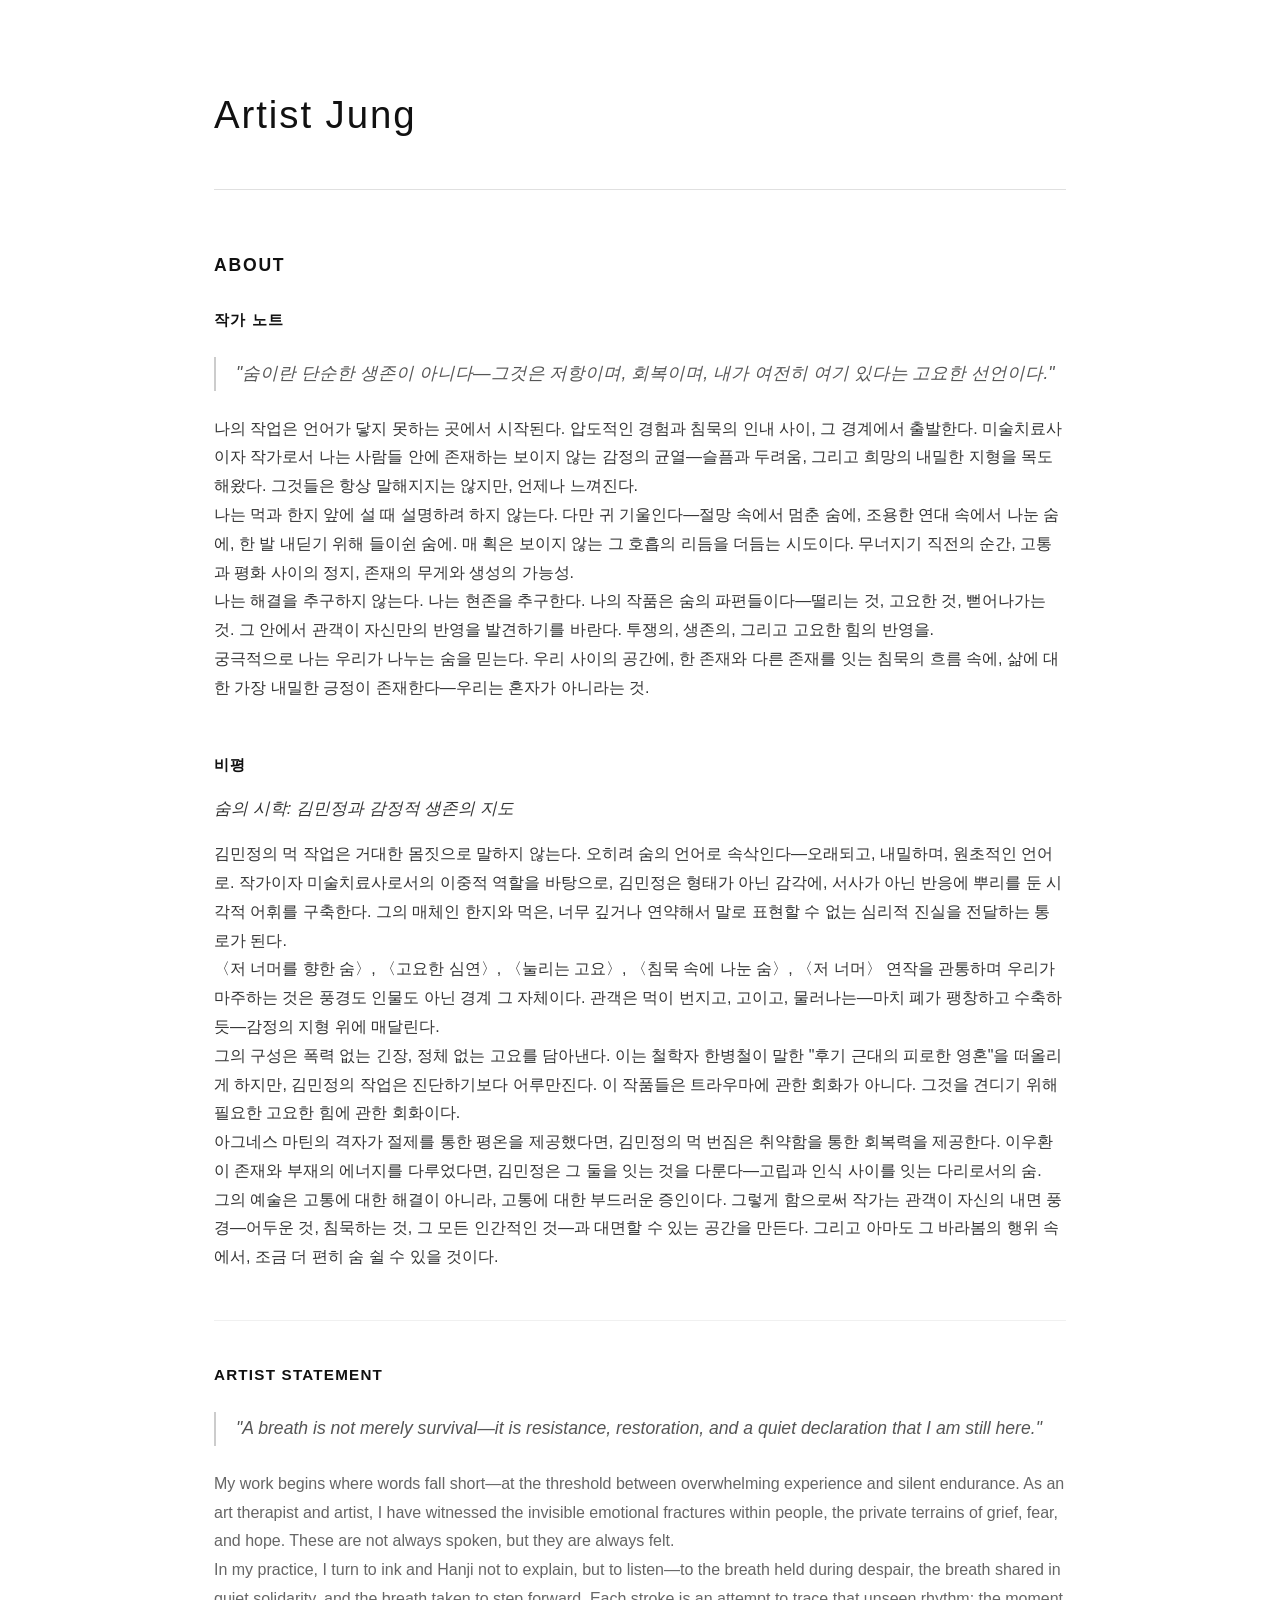
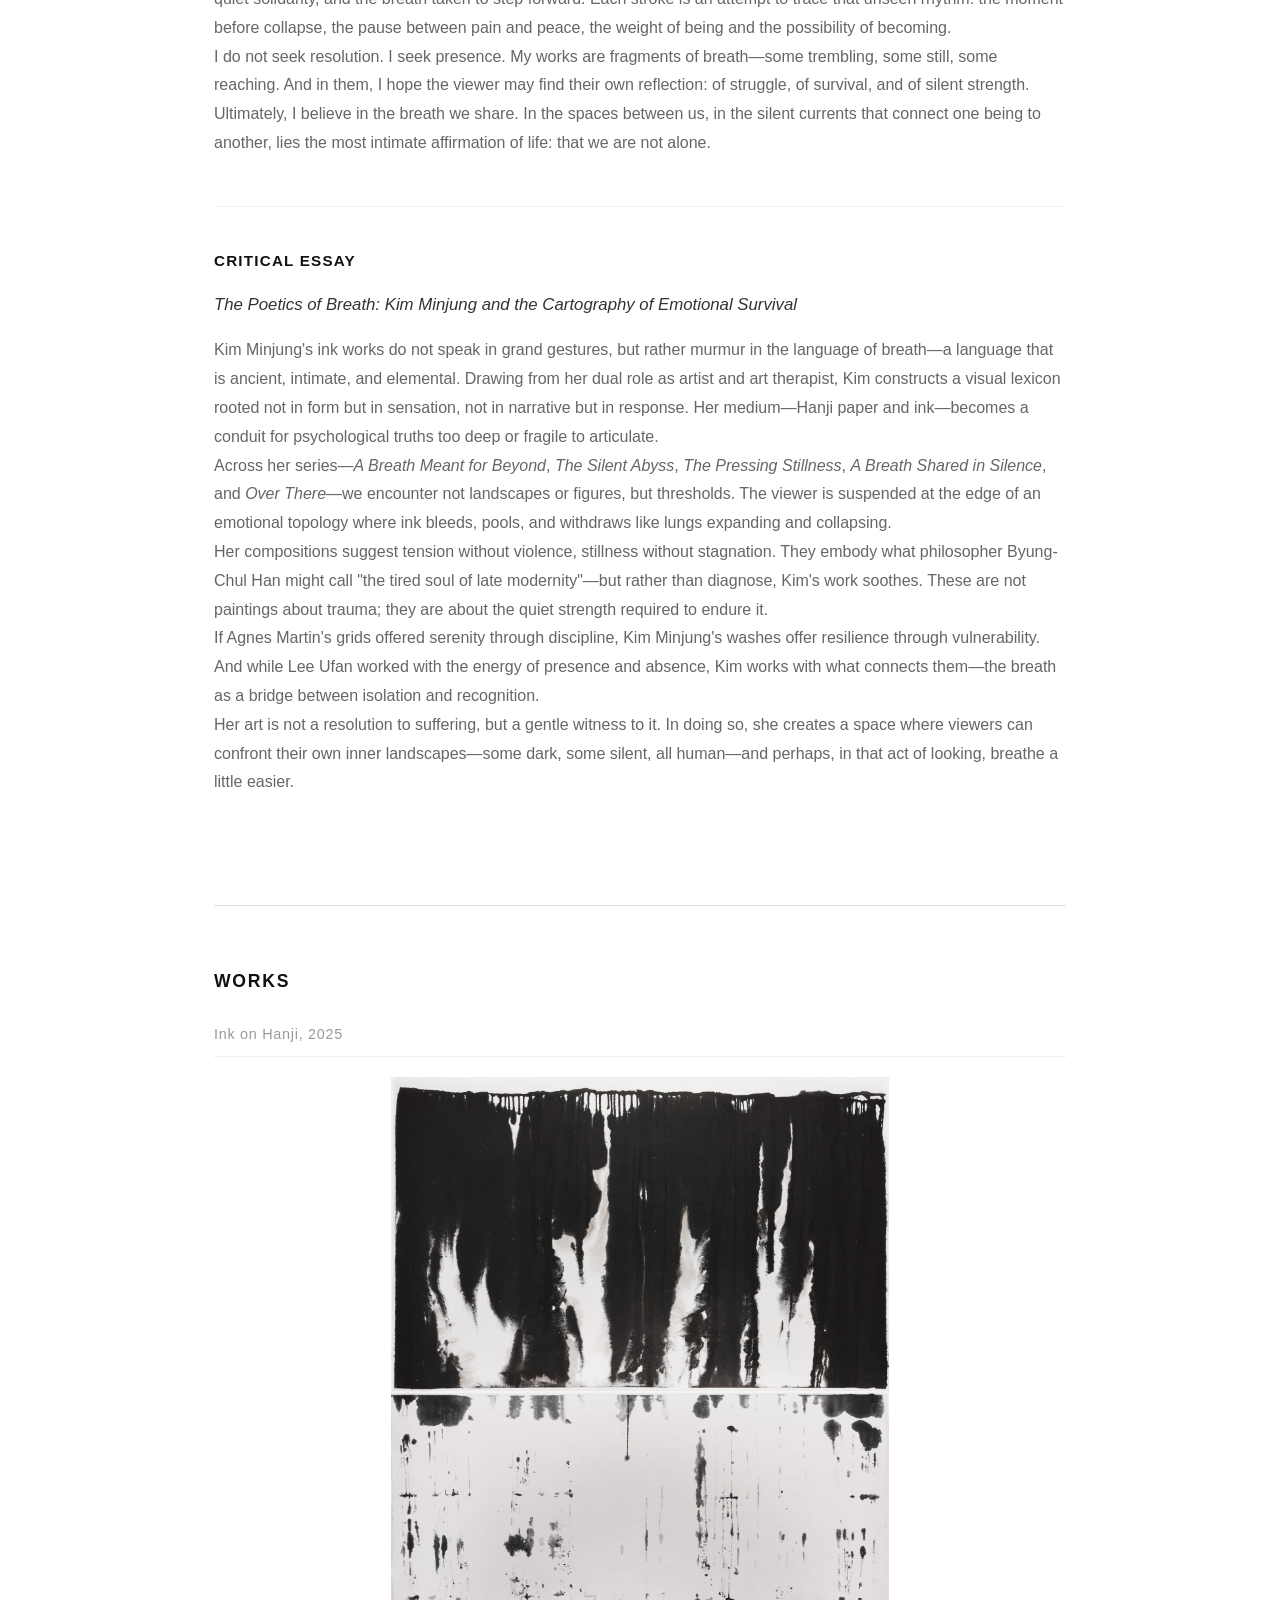
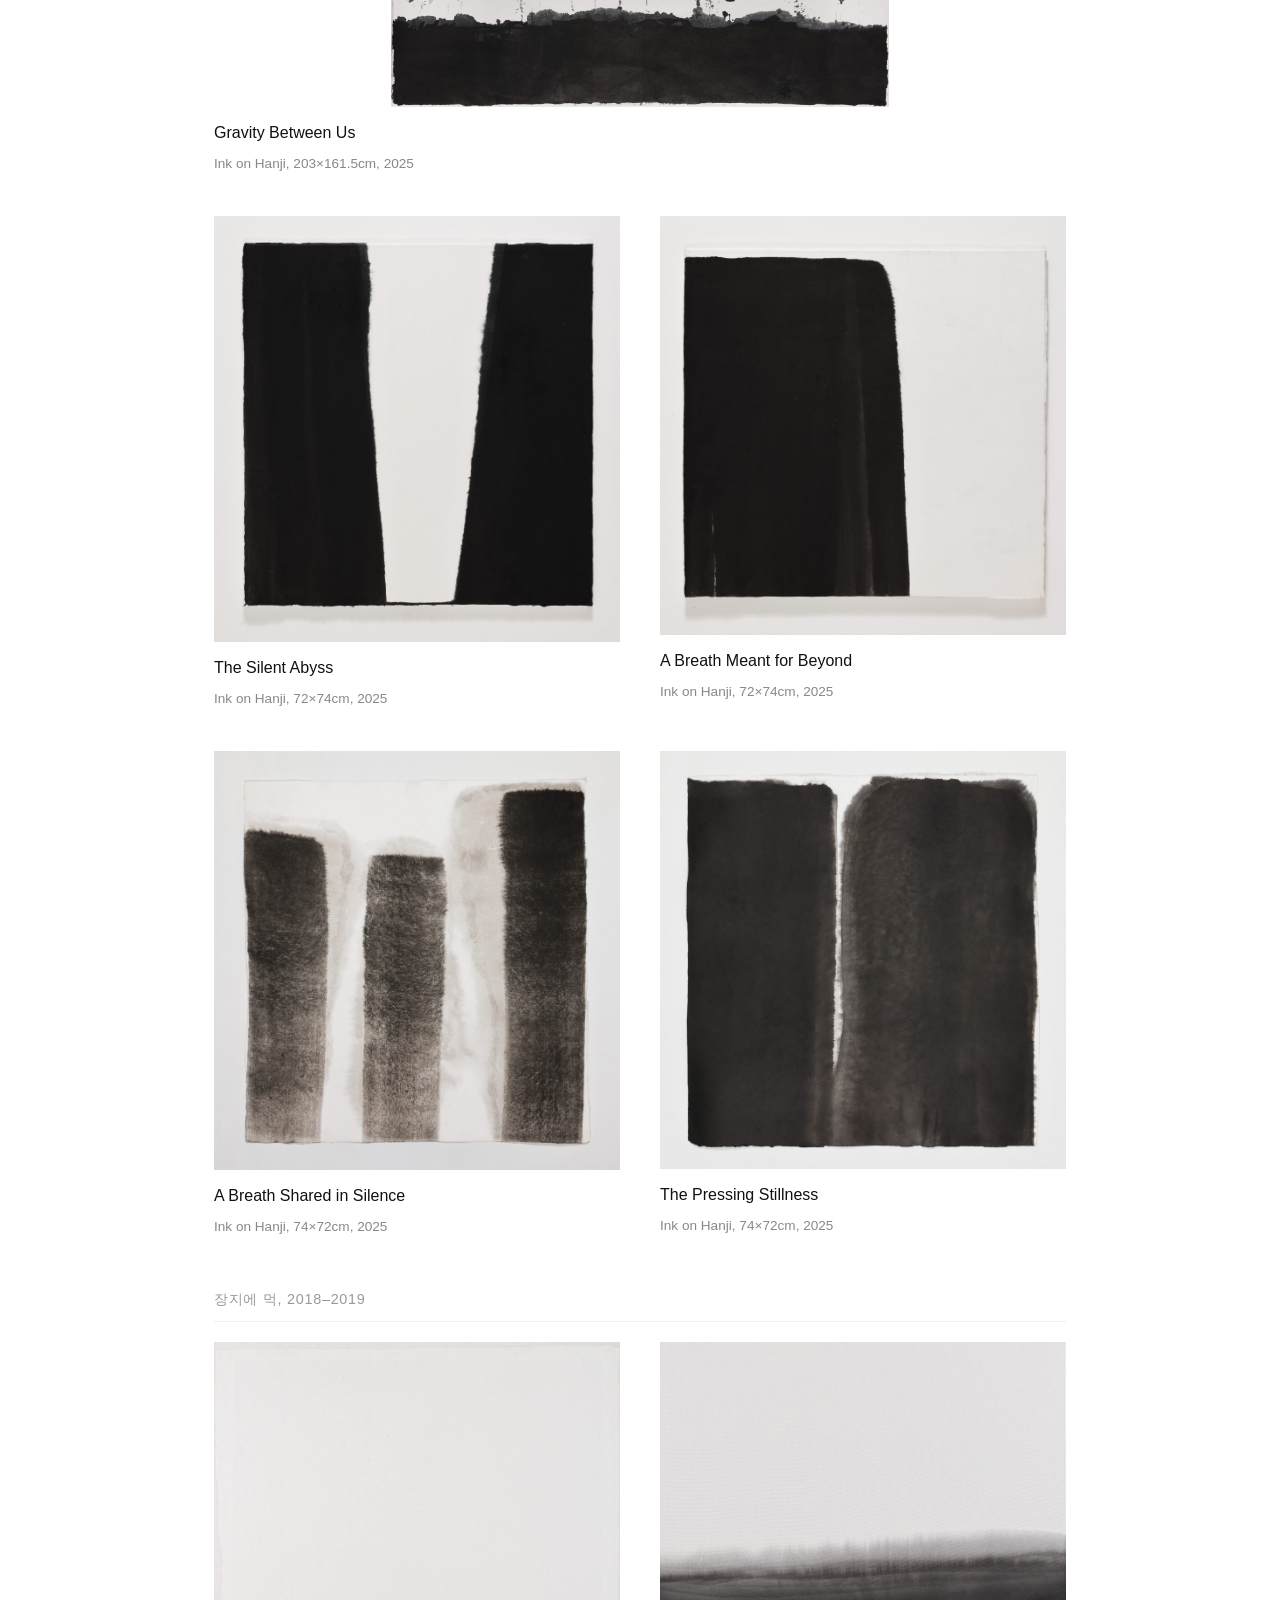
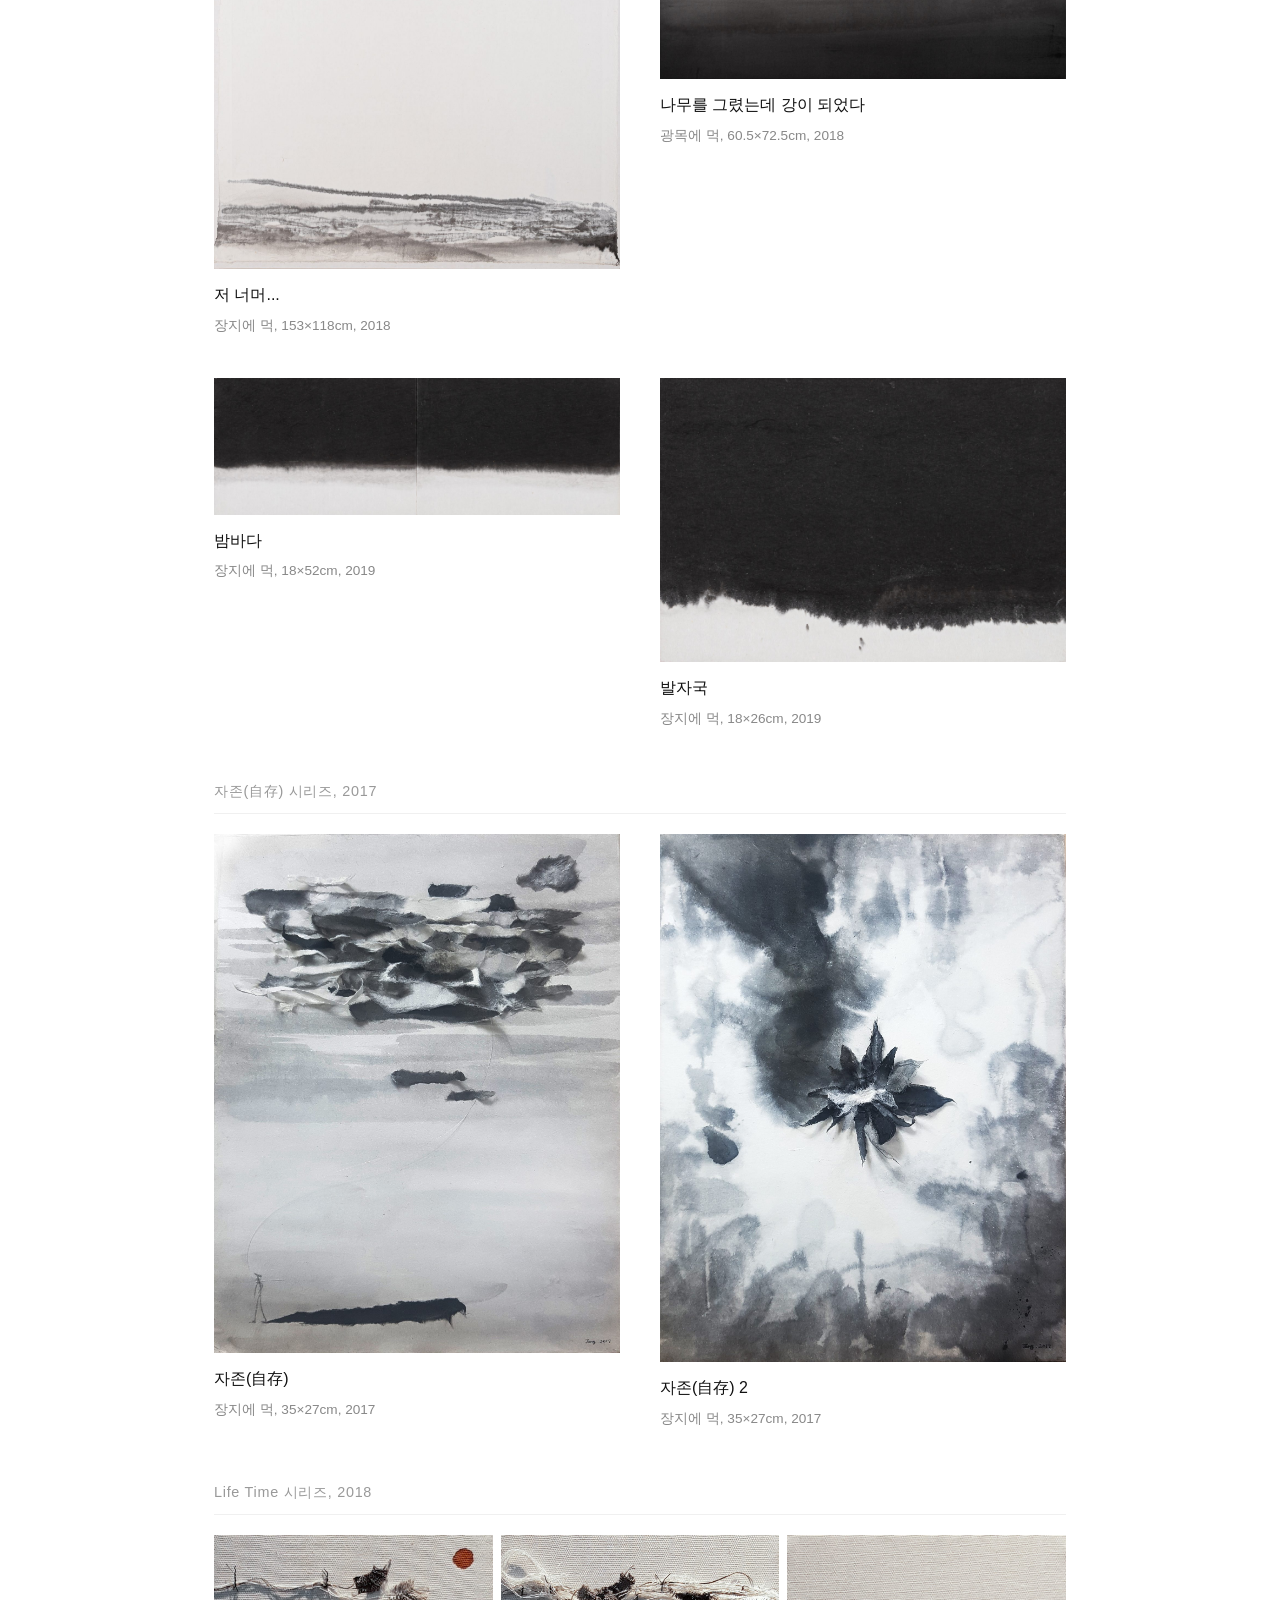
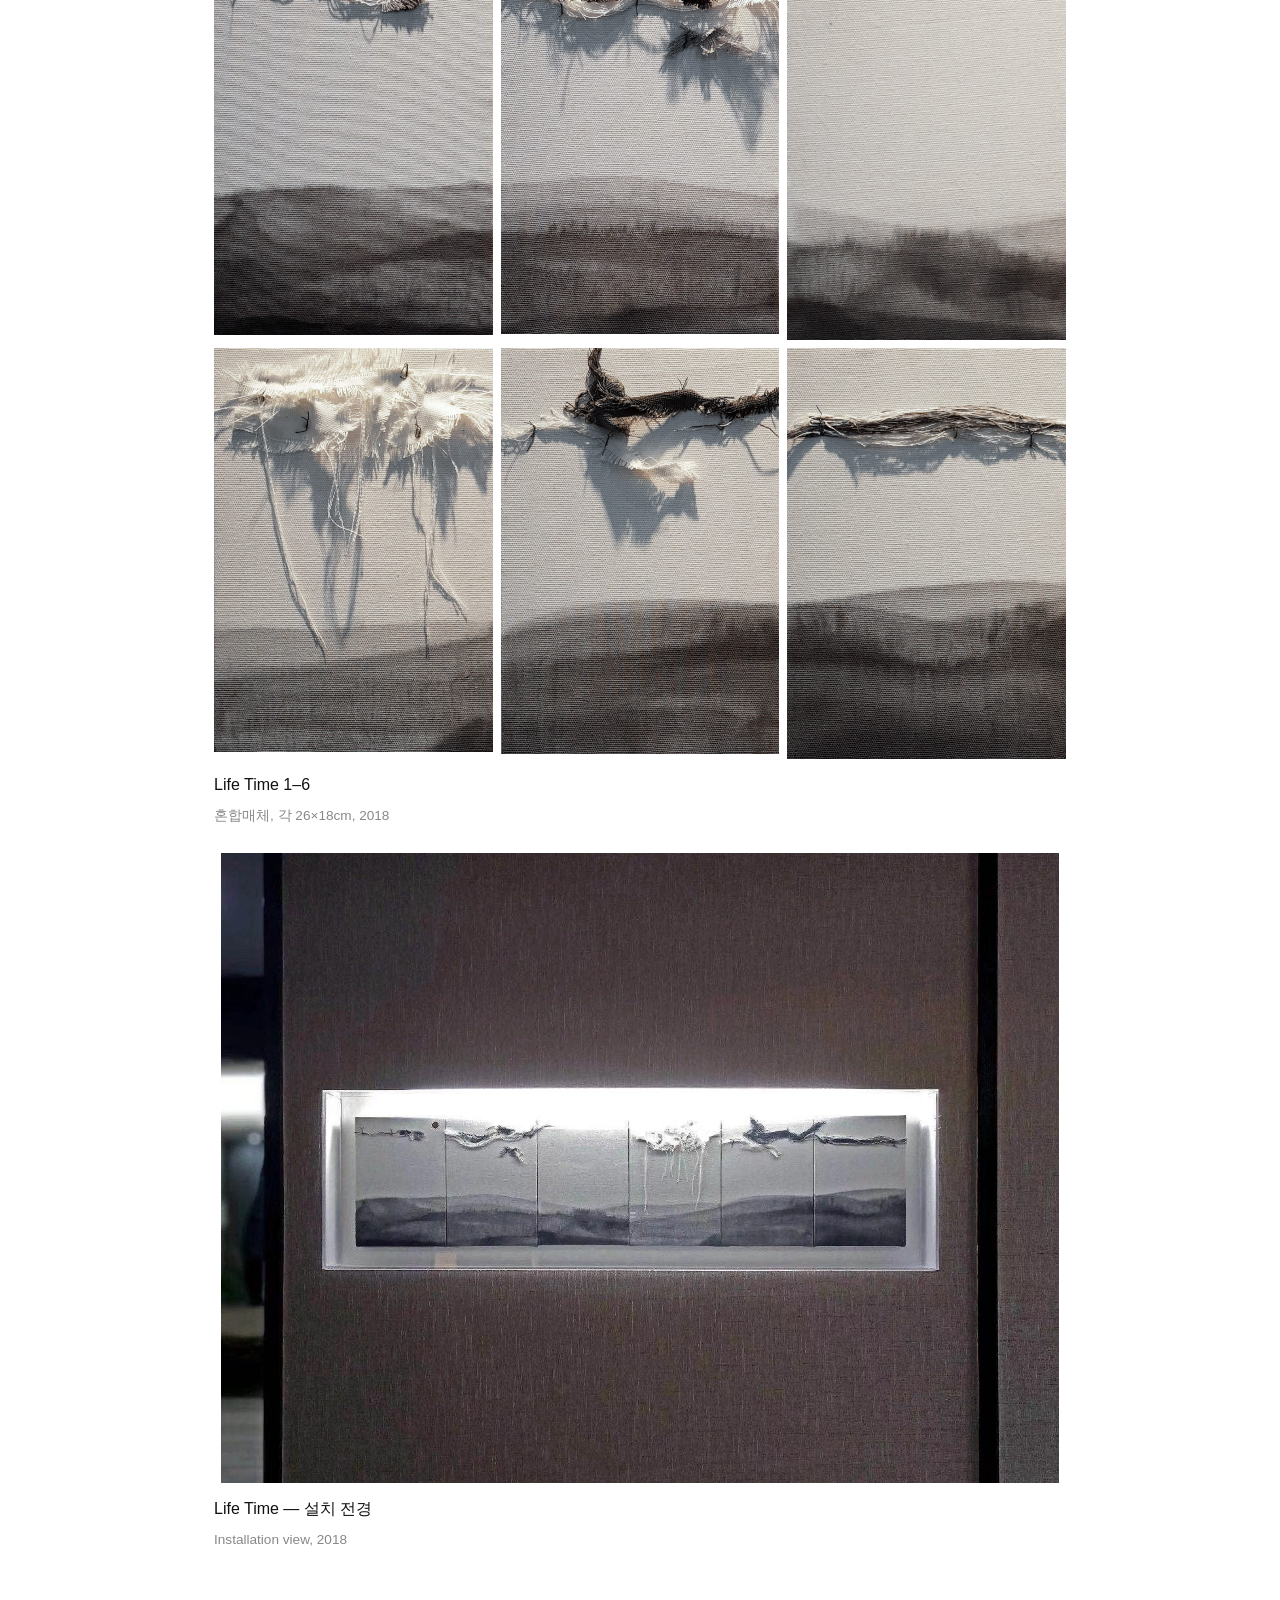
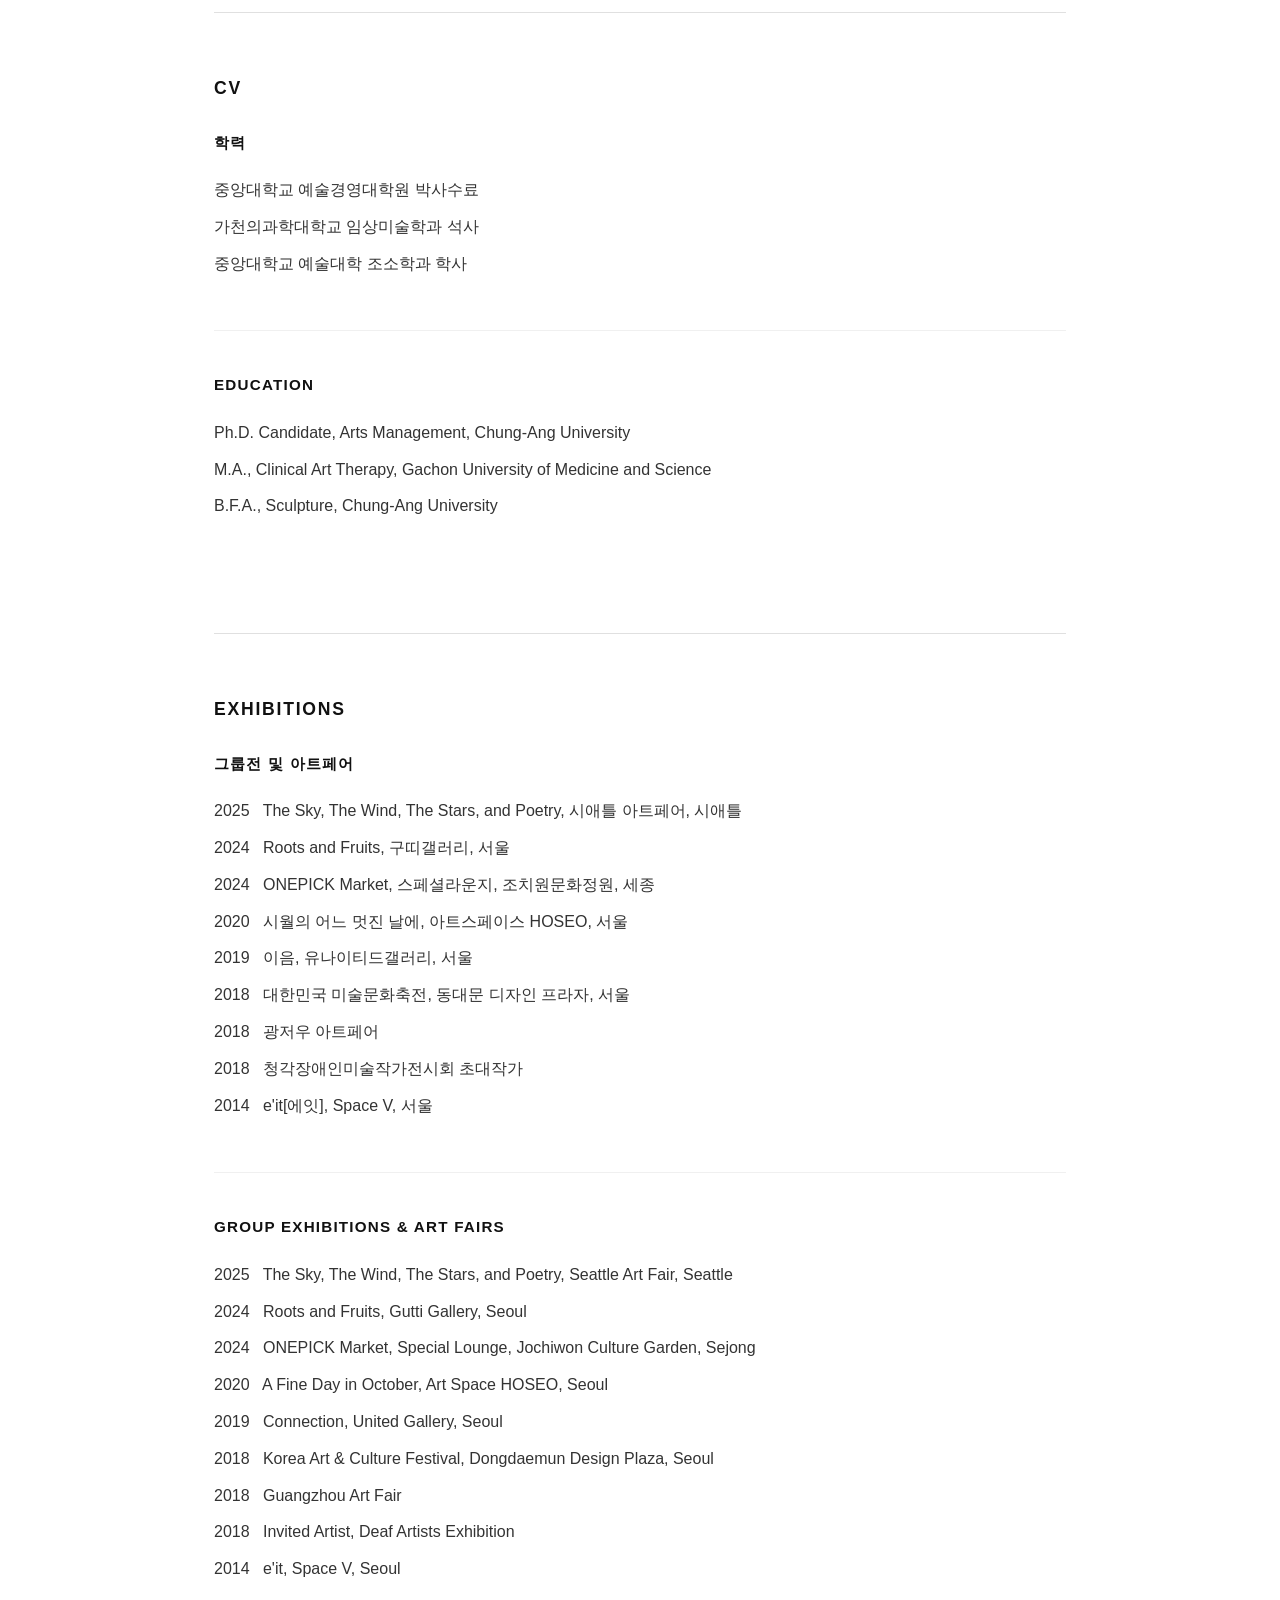
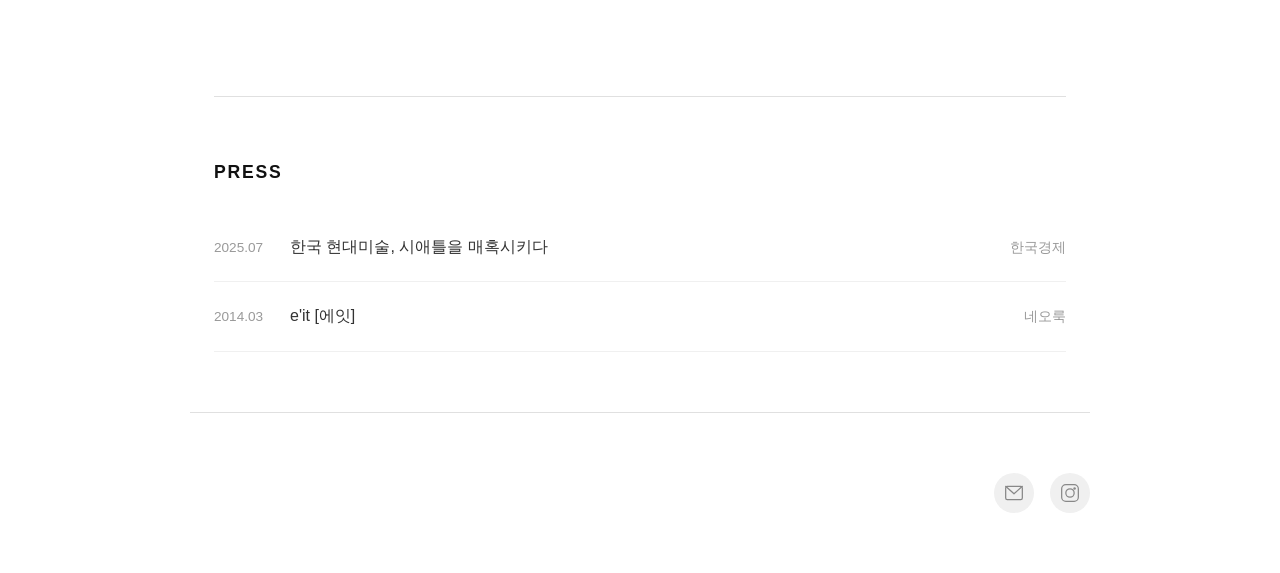
<file: index.html>
<!DOCTYPE html>
<html lang="ko">
<head>
    <meta charset="UTF-8">
    <meta name="viewport" content="width=device-width, initial-scale=1.0">
    <title>Artist Jung Portfolio</title>
    <link rel="stylesheet" href="style.css">
</head>
<body>
    <!-- 헤더: 작가 이름 -->
    <header>
        <h1>Artist Jung</h1>
    </header>

    <!-- 메인 콘텐츠 -->
    <main>
        <!-- About 섹션 -->
        <section id="about">
            <h2>About</h2>

            <div class="about-block">
                <h3 class="about-subtitle">작가 노트</h3>
                <blockquote class="artist-quote">
                    "숨이란 단순한 생존이 아니다—그것은 저항이며, 회복이며, 내가 여전히 여기 있다는 고요한 선언이다."
                </blockquote>
                <p>나의 작업은 언어가 닿지 못하는 곳에서 시작된다. 압도적인 경험과 침묵의 인내 사이, 그 경계에서 출발한다. 미술치료사이자 작가로서 나는 사람들 안에 존재하는 보이지 않는 감정의 균열—슬픔과 두려움, 그리고 희망의 내밀한 지형을 목도해왔다. 그것들은 항상 말해지지는 않지만, 언제나 느껴진다.</p>
                <p>나는 먹과 한지 앞에 설 때 설명하려 하지 않는다. 다만 귀 기울인다—절망 속에서 멈춘 숨에, 조용한 연대 속에서 나눈 숨에, 한 발 내딛기 위해 들이쉰 숨에. 매 획은 보이지 않는 그 호흡의 리듬을 더듬는 시도이다. 무너지기 직전의 순간, 고통과 평화 사이의 정지, 존재의 무게와 생성의 가능성.</p>
                <p>나는 해결을 추구하지 않는다. 나는 현존을 추구한다. 나의 작품은 숨의 파편들이다—떨리는 것, 고요한 것, 뻗어나가는 것. 그 안에서 관객이 자신만의 반영을 발견하기를 바란다. 투쟁의, 생존의, 그리고 고요한 힘의 반영을.</p>
                <p>궁극적으로 나는 우리가 나누는 숨을 믿는다. 우리 사이의 공간에, 한 존재와 다른 존재를 잇는 침묵의 흐름 속에, 삶에 대한 가장 내밀한 긍정이 존재한다—우리는 혼자가 아니라는 것.</p>
            </div>

            <div class="about-block">
                <h3 class="about-subtitle">비평</h3>
                <h4 class="essay-title">숨의 시학: 김민정과 감정적 생존의 지도</h4>
                <p>김민정의 먹 작업은 거대한 몸짓으로 말하지 않는다. 오히려 숨의 언어로 속삭인다—오래되고, 내밀하며, 원초적인 언어로. 작가이자 미술치료사로서의 이중적 역할을 바탕으로, 김민정은 형태가 아닌 감각에, 서사가 아닌 반응에 뿌리를 둔 시각적 어휘를 구축한다. 그의 매체인 한지와 먹은, 너무 깊거나 연약해서 말로 표현할 수 없는 심리적 진실을 전달하는 통로가 된다.</p>
                <p>〈저 너머를 향한 숨〉, 〈고요한 심연〉, 〈눌리는 고요〉, 〈침묵 속에 나눈 숨〉, 〈저 너머〉 연작을 관통하며 우리가 마주하는 것은 풍경도 인물도 아닌 경계 그 자체이다. 관객은 먹이 번지고, 고이고, 물러나는—마치 폐가 팽창하고 수축하듯—감정의 지형 위에 매달린다.</p>
                <p>그의 구성은 폭력 없는 긴장, 정체 없는 고요를 담아낸다. 이는 철학자 한병철이 말한 "후기 근대의 피로한 영혼"을 떠올리게 하지만, 김민정의 작업은 진단하기보다 어루만진다. 이 작품들은 트라우마에 관한 회화가 아니다. 그것을 견디기 위해 필요한 고요한 힘에 관한 회화이다.</p>
                <p>아그네스 마틴의 격자가 절제를 통한 평온을 제공했다면, 김민정의 먹 번짐은 취약함을 통한 회복력을 제공한다. 이우환이 존재와 부재의 에너지를 다루었다면, 김민정은 그 둘을 잇는 것을 다룬다—고립과 인식 사이를 잇는 다리로서의 숨.</p>
                <p>그의 예술은 고통에 대한 해결이 아니라, 고통에 대한 부드러운 증인이다. 그렇게 함으로써 작가는 관객이 자신의 내면 풍경—어두운 것, 침묵하는 것, 그 모든 인간적인 것—과 대면할 수 있는 공간을 만든다. 그리고 아마도 그 바라봄의 행위 속에서, 조금 더 편히 숨 쉴 수 있을 것이다.</p>
            </div>

            <div class="about-block about-english">
                <h3 class="about-subtitle">Artist Statement</h3>
                <blockquote class="artist-quote">
                    "A breath is not merely survival—it is resistance, restoration, and a quiet declaration that I am still here."
                </blockquote>
                <p>My work begins where words fall short—at the threshold between overwhelming experience and silent endurance. As an art therapist and artist, I have witnessed the invisible emotional fractures within people, the private terrains of grief, fear, and hope. These are not always spoken, but they are always felt.</p>
                <p>In my practice, I turn to ink and Hanji not to explain, but to listen—to the breath held during despair, the breath shared in quiet solidarity, and the breath taken to step forward. Each stroke is an attempt to trace that unseen rhythm: the moment before collapse, the pause between pain and peace, the weight of being and the possibility of becoming.</p>
                <p>I do not seek resolution. I seek presence. My works are fragments of breath—some trembling, some still, some reaching. And in them, I hope the viewer may find their own reflection: of struggle, of survival, and of silent strength.</p>
                <p>Ultimately, I believe in the breath we share. In the spaces between us, in the silent currents that connect one being to another, lies the most intimate affirmation of life: that we are not alone.</p>
            </div>

            <div class="about-block about-english">
                <h3 class="about-subtitle">Critical Essay</h3>
                <h4 class="essay-title">The Poetics of Breath: Kim Minjung and the Cartography of Emotional Survival</h4>
                <p>Kim Minjung's ink works do not speak in grand gestures, but rather murmur in the language of breath—a language that is ancient, intimate, and elemental. Drawing from her dual role as artist and art therapist, Kim constructs a visual lexicon rooted not in form but in sensation, not in narrative but in response. Her medium—Hanji paper and ink—becomes a conduit for psychological truths too deep or fragile to articulate.</p>
                <p>Across her series—<em>A Breath Meant for Beyond</em>, <em>The Silent Abyss</em>, <em>The Pressing Stillness</em>, <em>A Breath Shared in Silence</em>, and <em>Over There</em>—we encounter not landscapes or figures, but thresholds. The viewer is suspended at the edge of an emotional topology where ink bleeds, pools, and withdraws like lungs expanding and collapsing.</p>
                <p>Her compositions suggest tension without violence, stillness without stagnation. They embody what philosopher Byung-Chul Han might call "the tired soul of late modernity"—but rather than diagnose, Kim's work soothes. These are not paintings about trauma; they are about the quiet strength required to endure it.</p>
                <p>If Agnes Martin's grids offered serenity through discipline, Kim Minjung's washes offer resilience through vulnerability. And while Lee Ufan worked with the energy of presence and absence, Kim works with what connects them—the breath as a bridge between isolation and recognition.</p>
                <p>Her art is not a resolution to suffering, but a gentle witness to it. In doing so, she creates a space where viewers can confront their own inner landscapes—some dark, some silent, all human—and perhaps, in that act of looking, breathe a little easier.</p>
            </div>
        </section>

        <!-- Works 섹션 -->
        <section id="works">
            <h2>Works</h2>
            <!-- 수직의 면과 틈 — Ink on Hanji, 2025 -->
            <h3 class="works-group-title">Ink on Hanji, 2025</h3>
            <div class="works-grid">
                <div class="work-item featured">
                    <img src="images_web/gravity-between-us.jpg" alt="Gravity Between Us">
                    <div class="work-info">
                        <h3>Gravity Between Us</h3>
                        <p>Ink on Hanji, 203×161.5cm, 2025</p>
                    </div>
                </div>
                <div class="work-item">
                    <img src="images_web/silent-abyss.jpg" alt="The Silent Abyss">
                    <div class="work-info">
                        <h3>The Silent Abyss</h3>
                        <p>Ink on Hanji, 72×74cm, 2025</p>
                    </div>
                </div>
                <div class="work-item">
                    <img src="images_web/breath-meant-for-beyond.jpg" alt="A Breath Meant for Beyond">
                    <div class="work-info">
                        <h3>A Breath Meant for Beyond</h3>
                        <p>Ink on Hanji, 72×74cm, 2025</p>
                    </div>
                </div>
                <div class="work-item">
                    <img src="images_web/breath-shared-in-silence.jpg" alt="A Breath Shared in Silence">
                    <div class="work-info">
                        <h3>A Breath Shared in Silence</h3>
                        <p>Ink on Hanji, 74×72cm, 2025</p>
                    </div>
                </div>
                <div class="work-item">
                    <img src="images_web/pressing-stillness.jpg" alt="The Pressing Stillness">
                    <div class="work-info">
                        <h3>The Pressing Stillness</h3>
                        <p>Ink on Hanji, 74×72cm, 2025</p>
                    </div>
                </div>
            </div>

            <!-- 풍경과 수평선 — 장지/광목에 먹, 2018-2019 -->
            <h3 class="works-group-title">장지에 먹, 2018–2019</h3>
            <div class="works-grid">
                <div class="work-item">
                    <img src="images_web/beyond-there.jpg" alt="저 너머...">
                    <div class="work-info">
                        <h3>저 너머...</h3>
                        <p>장지에 먹, 153×118cm, 2018</p>
                    </div>
                </div>
                <div class="work-item">
                    <img src="images_web/tree-became-river.jpg" alt="나무를 그렸는데 강이 되었다">
                    <div class="work-info">
                        <h3>나무를 그렸는데 강이 되었다</h3>
                        <p>광목에 먹, 60.5×72.5cm, 2018</p>
                    </div>
                </div>
                <div class="work-item">
                    <img src="images_web/night-sea.jpg" alt="밤바다">
                    <div class="work-info">
                        <h3>밤바다</h3>
                        <p>장지에 먹, 18×52cm, 2019</p>
                    </div>
                </div>
                <div class="work-item">
                    <img src="images_web/footprints.jpg" alt="발자국">
                    <div class="work-info">
                        <h3>발자국</h3>
                        <p>장지에 먹, 18×26cm, 2019</p>
                    </div>
                </div>
            </div>

            <!-- 자존(自存) 시리즈 — 장지에 먹, 2017 -->
            <h3 class="works-group-title">자존(自存) 시리즈, 2017</h3>
            <div class="works-grid">
                <div class="work-item">
                    <img src="images_web/jajon-1.jpg" alt="자존(自存)">
                    <div class="work-info">
                        <h3>자존(自存)</h3>
                        <p>장지에 먹, 35×27cm, 2017</p>
                    </div>
                </div>
                <div class="work-item">
                    <img src="images_web/jajon-2.jpg" alt="자존(自存) 2">
                    <div class="work-info">
                        <h3>자존(自存) 2</h3>
                        <p>장지에 먹, 35×27cm, 2017</p>
                    </div>
                </div>
            </div>

            <!-- Life Time 시리즈 — 혼합매체, 2018 -->
            <h3 class="works-group-title">Life Time 시리즈, 2018</h3>
            <div class="works-grid works-grid-6">
                <div class="work-item">
                    <img src="images_web/lifetime-1.jpg" alt="Life Time 1">
                </div>
                <div class="work-item">
                    <img src="images_web/lifetime-2.jpg" alt="Life Time 2">
                </div>
                <div class="work-item">
                    <img src="images_web/lifetime-3.jpg" alt="Life Time 3">
                </div>
                <div class="work-item">
                    <img src="images_web/lifetime-4.jpg" alt="Life Time 4">
                </div>
                <div class="work-item">
                    <img src="images_web/lifetime-5.jpg" alt="Life Time 5">
                </div>
                <div class="work-item">
                    <img src="images_web/lifetime-6.jpg" alt="Life Time 6">
                </div>
            </div>
            <div class="work-info" style="margin-top: 12px;">
                <h3>Life Time 1–6</h3>
                <p>혼합매체, 각 26×18cm, 2018</p>
            </div>
            <div class="work-item featured" style="margin-top: 24px;">
                <img src="images_web/installation.jpg" alt="Life Time 설치 전경">
                <div class="work-info">
                    <h3>Life Time — 설치 전경</h3>
                    <p>Installation view, 2018</p>
                </div>
            </div>
        </section>

        <!-- CV 섹션 -->
        <section id="cv">
            <h2>CV</h2>

            <div class="about-block">
                <h3 class="about-subtitle">학력</h3>
                <ul>
                    <li>중앙대학교 예술경영대학원 박사수료</li>
                    <li>가천의과학대학교 임상미술학과 석사</li>
                    <li>중앙대학교 예술대학 조소학과 학사</li>
                </ul>
            </div>

            <div class="about-block about-english">
                <h3 class="about-subtitle">Education</h3>
                <ul>
                    <li>Ph.D. Candidate, Arts Management, Chung-Ang University</li>
                    <li>M.A., Clinical Art Therapy, Gachon University of Medicine and Science</li>
                    <li>B.F.A., Sculpture, Chung-Ang University</li>
                </ul>
            </div>
        </section>

        <!-- Exhibitions 섹션 -->
        <section id="exhibitions">
            <h2>Exhibitions</h2>

            <div class="about-block">
                <h3 class="about-subtitle">그룹전 및 아트페어</h3>
                <ul>
                    <li>2025 &nbsp; The Sky, The Wind, The Stars, and Poetry, 시애틀 아트페어, 시애틀</li>
                    <li>2024 &nbsp; Roots and Fruits, 구띠갤러리, 서울</li>
                    <li>2024 &nbsp; ONEPICK Market, 스페셜라운지, 조치원문화정원, 세종</li>
                    <li>2020 &nbsp; 시월의 어느 멋진 날에, 아트스페이스 HOSEO, 서울</li>
                    <li>2019 &nbsp; 이음, 유나이티드갤러리, 서울</li>
                    <li>2018 &nbsp; 대한민국 미술문화축전, 동대문 디자인 프라자, 서울</li>
                    <li>2018 &nbsp; 광저우 아트페어</li>
                    <li>2018 &nbsp; 청각장애인미술작가전시회 초대작가</li>
                    <li>2014 &nbsp; e'it[에잇], Space V, 서울</li>
                </ul>
            </div>

            <div class="about-block about-english">
                <h3 class="about-subtitle">Group Exhibitions &amp; Art Fairs</h3>
                <ul>
                    <li>2025 &nbsp; The Sky, The Wind, The Stars, and Poetry, Seattle Art Fair, Seattle</li>
                    <li>2024 &nbsp; Roots and Fruits, Gutti Gallery, Seoul</li>
                    <li>2024 &nbsp; ONEPICK Market, Special Lounge, Jochiwon Culture Garden, Sejong</li>
                    <li>2020 &nbsp; A Fine Day in October, Art Space HOSEO, Seoul</li>
                    <li>2019 &nbsp; Connection, United Gallery, Seoul</li>
                    <li>2018 &nbsp; Korea Art &amp; Culture Festival, Dongdaemun Design Plaza, Seoul</li>
                    <li>2018 &nbsp; Guangzhou Art Fair</li>
                    <li>2018 &nbsp; Invited Artist, Deaf Artists Exhibition</li>
                    <li>2014 &nbsp; e'it, Space V, Seoul</li>
                </ul>
            </div>
        </section>

        <!-- Press 섹션 -->
        <section id="press">
            <h2>Press</h2>
            <ul class="press-list">
                <li>
                    <a href="https://www.hankyung.com/article/202507224794O" target="_blank">
                        <span class="press-date">2025.07</span>
                        <span class="press-title">한국 현대미술, 시애틀을 매혹시키다</span>
                        <span class="press-source">한국경제</span>
                    </a>
                </li>
                <li>
                    <a href="https://neolook.com/archives/20140316f" target="_blank">
                        <span class="press-date">2014.03</span>
                        <span class="press-title">e'it [에잇]</span>
                        <span class="press-source">네오룩</span>
                    </a>
                </li>
            </ul>
        </section>
    </main>

    <!-- 푸터: 연락처 -->
    <footer>
        <div class="footer-icons">
            <a href="mailto:jung@specialarts.co.kr" title="Email">
                <svg xmlns="http://www.w3.org/2000/svg" width="20" height="20" viewBox="0 0 24 24" fill="none" stroke="currentColor" stroke-width="1.5" stroke-linecap="round" stroke-linejoin="round"><rect x="2" y="4" width="20" height="16" rx="2"/><path d="M22 4L12 13 2 4"/></svg>
            </a>
            <a href="https://www.instagram.com/artist.jung/" target="_blank" title="Instagram">
                <svg xmlns="http://www.w3.org/2000/svg" width="20" height="20" viewBox="0 0 24 24" fill="none" stroke="currentColor" stroke-width="1.5" stroke-linecap="round" stroke-linejoin="round"><rect x="2" y="2" width="20" height="20" rx="5"/><circle cx="12" cy="12" r="5"/><circle cx="17.5" cy="6.5" r="1.5" fill="currentColor" stroke="none"/></svg>
            </a>
        </div>
    </footer>

    <script src="script.js"></script>
</body>
</html>
</file>
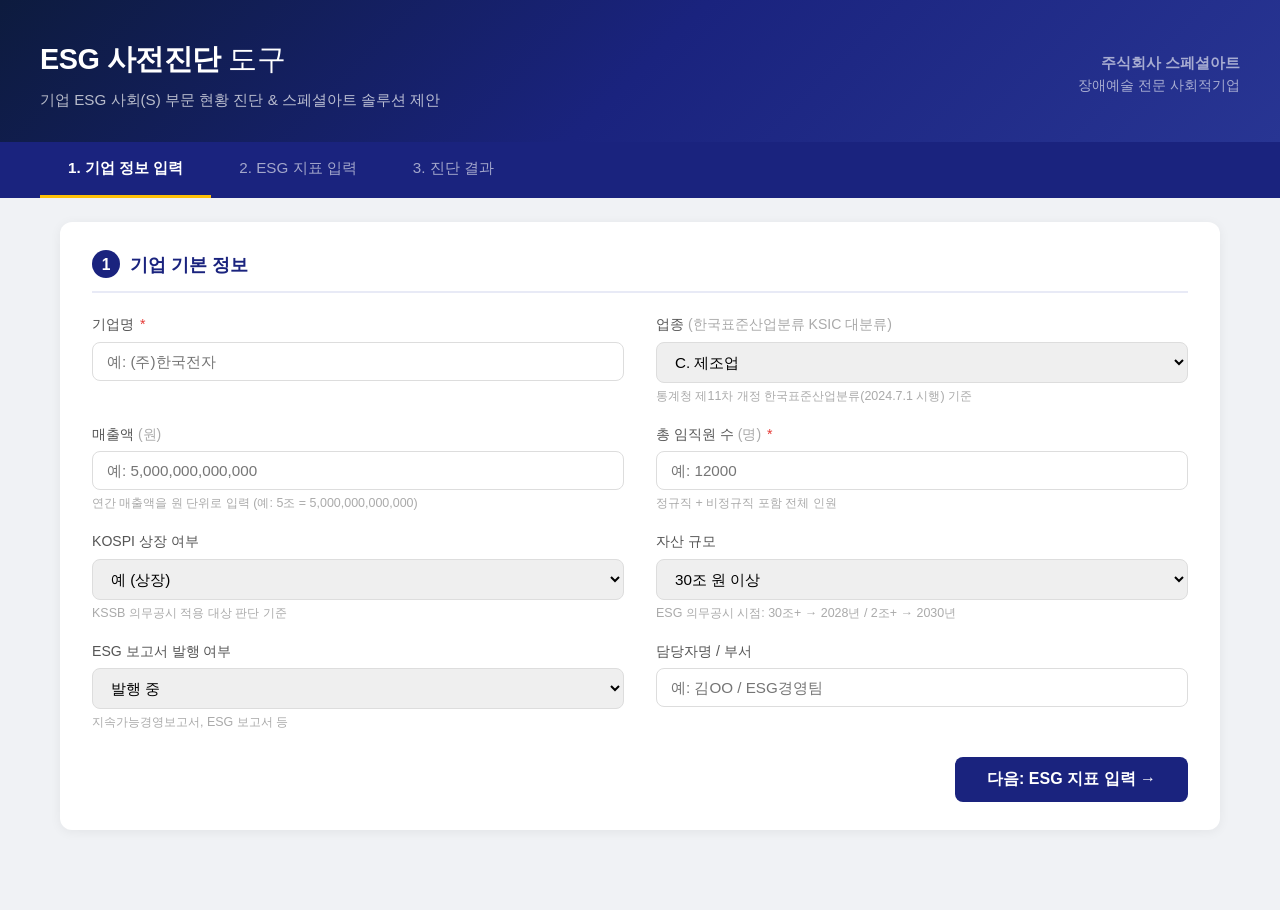
<file: esg/index.html>
<!DOCTYPE html>
<html lang="ko">
<head>
    <meta charset="UTF-8">
    <meta name="viewport" content="width=device-width, initial-scale=1.0">
    <title>ESG 사전진단 — 스페셜아트</title>
    <style>
        * { margin:0; padding:0; box-sizing:border-box; }
        body {
            font-family: 'Segoe UI', 'Malgun Gothic', sans-serif;
            background: #f0f2f5;
            color: #333;
            line-height: 1.6;
        }

        /* Header */
        .header {
            background: linear-gradient(135deg, #0d1b3e 0%, #1a237e 50%, #283593 100%);
            color: white;
            padding: 36px 40px 30px;
            position: relative;
        }
        .header-top { display:flex; justify-content:space-between; align-items:center; }
        .header h1 { font-size:1.8em; font-weight:300; letter-spacing:-0.5px; }
        .header h1 strong { font-weight:700; }
        .header-sub { margin-top:6px; opacity:0.7; font-size:0.95em; }
        .header-logo { font-size:0.85em; opacity:0.6; text-align:right; }
        .header-logo strong { opacity:1; font-size:1.1em; }

        /* Tabs */
        .tabs {
            display:flex;
            background: #1a237e;
            padding: 0 40px;
        }
        .tab {
            padding: 14px 28px;
            color: rgba(255,255,255,0.6);
            cursor: pointer;
            font-size: 0.95em;
            border-bottom: 3px solid transparent;
            transition: all 0.2s;
        }
        .tab:hover { color: rgba(255,255,255,0.9); }
        .tab.active { color: white; border-bottom-color: #ffc107; font-weight:600; }

        /* Container */
        .container { max-width:1200px; margin:0 auto; padding:24px 20px 60px; }

        /* Step panels */
        .step-panel { display:none; }
        .step-panel.active { display:block; }

        /* Cards */
        .card {
            background: white;
            border-radius: 12px;
            padding: 28px 32px;
            margin-bottom: 20px;
            box-shadow: 0 2px 12px rgba(0,0,0,0.06);
        }
        .card-title {
            font-size: 1.15em;
            font-weight: 700;
            color: #1a237e;
            margin-bottom: 20px;
            padding-bottom: 12px;
            border-bottom: 2px solid #e8eaf6;
            display: flex;
            align-items: center;
            gap: 10px;
        }
        .card-title .num {
            background: #1a237e;
            color: white;
            width: 28px; height: 28px;
            border-radius: 50%;
            display: flex; align-items:center; justify-content:center;
            font-size: 0.85em;
        }

        /* Form */
        .form-grid {
            display: grid;
            grid-template-columns: repeat(2, 1fr);
            gap: 16px 32px;
        }
        .form-group { display:flex; flex-direction:column; }
        .form-group.full { grid-column: 1 / -1; }
        .form-group label {
            font-size: 0.88em;
            color: #555;
            margin-bottom: 6px;
            font-weight: 500;
        }
        .form-group label .unit { color:#aaa; font-weight:400; }
        .form-group label .required { color:#e53935; margin-left:2px; }
        .form-group input, .form-group select {
            padding: 10px 14px;
            border: 1.5px solid #ddd;
            border-radius: 8px;
            font-size: 0.95em;
            transition: border-color 0.2s;
            font-family: inherit;
        }
        .form-group input:focus, .form-group select:focus {
            outline: none;
            border-color: #3949ab;
            box-shadow: 0 0 0 3px rgba(57,73,171,0.1);
        }
        .form-group .hint {
            font-size: 0.78em;
            color: #aaa;
            margin-top: 4px;
        }

        /* Buttons */
        .btn-row { display:flex; gap:12px; justify-content:flex-end; margin-top:24px; }
        .btn {
            padding: 12px 32px;
            border: none;
            border-radius: 8px;
            font-size: 1em;
            font-weight: 600;
            cursor: pointer;
            transition: all 0.2s;
            font-family: inherit;
        }
        .btn-primary {
            background: #1a237e;
            color: white;
        }
        .btn-primary:hover { background: #283593; }
        .btn-secondary {
            background: #e8eaf6;
            color: #3949ab;
        }
        .btn-secondary:hover { background: #c5cae9; }
        .btn-danger {
            background: #ffebee;
            color: #c62828;
        }
        .btn-danger:hover { background: #ffcdd2; }

        /* ========== 진단 결과 ========== */

        /* Summary strip */
        .result-summary {
            display: grid;
            grid-template-columns: repeat(4, 1fr);
            gap: 16px;
            margin-bottom: 24px;
        }
        .summary-box {
            background: white;
            border-radius: 12px;
            padding: 20px;
            text-align: center;
            box-shadow: 0 2px 12px rgba(0,0,0,0.06);
            position: relative;
            overflow: hidden;
        }
        .summary-box::before {
            content:'';
            position:absolute;
            top:0; left:0; right:0;
            height: 4px;
        }
        .summary-box.danger::before { background: #e53935; }
        .summary-box.warn::before { background: #ffc107; }
        .summary-box.good::before { background: #4CAF50; }
        .summary-box.info::before { background: #1a237e; }
        .summary-box .s-label { font-size:0.82em; color:#888; margin-bottom:6px; }
        .summary-box .s-value { font-size:2.2em; font-weight:700; }
        .summary-box .s-sub { font-size:0.8em; color:#aaa; margin-top:4px; }

        /* Indicator rows */
        .indicator-table { width:100%; border-collapse:collapse; }
        .indicator-table th {
            text-align:left;
            padding: 10px 14px;
            background: #f5f7fa;
            font-size: 0.82em;
            color: #666;
            border-bottom: 1px solid #e0e0e0;
        }
        .indicator-table td {
            padding: 14px;
            border-bottom: 1px solid #f0f0f0;
            font-size: 0.92em;
            vertical-align: middle;
        }
        .indicator-table tr:hover td { background: #fafbfc; }
        .indicator-table .code {
            font-family: monospace;
            font-weight: 700;
            color: #3949ab;
            white-space: nowrap;
        }

        /* Status badges */
        .status {
            display: inline-flex;
            align-items: center;
            gap: 6px;
            padding: 4px 14px;
            border-radius: 20px;
            font-size: 0.85em;
            font-weight: 600;
        }
        .status.pass { background:#e8f5e9; color:#2e7d32; }
        .status.fail { background:#ffebee; color:#c62828; }
        .status.warn { background:#fff8e1; color:#f57f17; }
        .status.na   { background:#f5f5f5; color:#999; }
        .status-dot {
            width:8px; height:8px;
            border-radius:50%;
            display:inline-block;
        }
        .status.pass .status-dot { background:#4CAF50; }
        .status.fail .status-dot { background:#e53935; }
        .status.warn .status-dot { background:#ffc107; }
        .status.na .status-dot   { background:#ccc; }

        /* Gap bar */
        .gap-bar-container { display:flex; align-items:center; gap:10px; min-width:180px; }
        .gap-bar-bg {
            flex:1;
            background: #eee;
            border-radius: 6px;
            height: 12px;
            position: relative;
            overflow: hidden;
        }
        .gap-bar-fill {
            height:100%;
            border-radius:6px;
            transition: width 0.4s;
        }
        .gap-bar-target {
            position:absolute;
            top:-2px; bottom:-2px;
            width:2px;
            background:#333;
            z-index:1;
        }
        .gap-bar-label { font-size:0.82em; font-weight:600; white-space:nowrap; min-width:45px; text-align:right; }

        /* SA solution column */
        .sa-solution {
            background: #e8eaf6;
            border-radius: 8px;
            padding: 8px 12px;
            font-size: 0.84em;
            color: #283593;
            line-height: 1.5;
        }
        .sa-solution strong { display:block; margin-bottom:2px; }

        /* Projection card */
        .projection {
            background: linear-gradient(135deg, #e8eaf6, #c5cae9);
            border-radius: 12px;
            padding: 28px 32px;
            margin-top: 24px;
        }
        .projection h3 { color:#1a237e; margin-bottom:16px; font-size:1.15em; }
        .proj-grid { display:grid; grid-template-columns:repeat(3,1fr); gap:20px; }
        .proj-item { text-align:center; }
        .proj-item .before { font-size:1.5em; color:#888; text-decoration:line-through; }
        .proj-item .arrow { font-size:1.2em; color:#1a237e; margin:4px 0; }
        .proj-item .after { font-size:2em; font-weight:700; color:#2e7d32; }
        .proj-item .p-label { font-size:0.85em; color:#555; margin-top:4px; }

        /* Print */
        .print-bar {
            display:flex;
            justify-content:space-between;
            align-items:center;
            margin-bottom:20px;
        }
        .print-bar h2 { font-size:1.3em; color:#1a237e; }

        @media print {
            .header, .tabs, .btn-row, .print-bar .btn { display:none; }
            body { background:white; }
            .card, .summary-box { box-shadow:none; border:1px solid #ddd; }
        }
        @media (max-width:768px) {
            .form-grid { grid-template-columns:1fr; }
            .result-summary { grid-template-columns:repeat(2,1fr); }
            .proj-grid { grid-template-columns:1fr; }
            .tabs { padding:0 16px; overflow-x:auto; }
            .tab { padding:12px 16px; white-space:nowrap; font-size:0.88em; }
        }
    </style>
</head>
<body>

<div class="header">
    <div class="header-top">
        <div>
            <h1><strong>ESG 사전진단</strong> 도구</h1>
            <div class="header-sub">기업 ESG 사회(S) 부문 현황 진단 &amp; 스페셜아트 솔루션 제안</div>
        </div>
        <div class="header-logo">
            <strong>주식회사 스페셜아트</strong><br>
            장애예술 전문 사회적기업
        </div>
    </div>
</div>

<div class="tabs">
    <div class="tab active" onclick="showStep(1)">1. 기업 정보 입력</div>
    <div class="tab" onclick="showStep(2)">2. ESG 지표 입력</div>
    <div class="tab" onclick="showStep(3)">3. 진단 결과</div>
</div>

<div class="container">

    <!-- ===================== STEP 1 ===================== -->
    <div class="step-panel active" id="step1">
        <div class="card">
            <div class="card-title"><span class="num">1</span> 기업 기본 정보</div>
            <div class="form-grid">
                <div class="form-group">
                    <label>기업명 <span class="required">*</span></label>
                    <input type="text" id="companyName" placeholder="예: (주)한국전자">
                </div>
                <div class="form-group">
                    <label>업종 <span class="unit">(한국표준산업분류 KSIC 대분류)</span></label>
                    <select id="industry">
                        <option value="A. 농업, 임업 및 어업">A. 농업, 임업 및 어업</option>
                        <option value="B. 광업">B. 광업</option>
                        <option value="C. 제조업" selected>C. 제조업</option>
                        <option value="D. 전기, 가스, 증기 및 공기조절 공급업">D. 전기, 가스, 증기 및 공기조절 공급업</option>
                        <option value="E. 수도, 하수 및 폐기물 처리, 원료 재생업">E. 수도, 하수 및 폐기물 처리, 원료 재생업</option>
                        <option value="F. 건설업">F. 건설업</option>
                        <option value="G. 도매 및 소매업">G. 도매 및 소매업</option>
                        <option value="H. 운수 및 창고업">H. 운수 및 창고업</option>
                        <option value="I. 숙박 및 음식점업">I. 숙박 및 음식점업</option>
                        <option value="J. 정보통신업">J. 정보통신업</option>
                        <option value="K. 금융 및 보험업">K. 금융 및 보험업</option>
                        <option value="L. 부동산업">L. 부동산업</option>
                        <option value="M. 전문, 과학 및 기술 서비스업">M. 전문, 과학 및 기술 서비스업</option>
                        <option value="N. 사업시설관리, 사업지원 및 임대 서비스업">N. 사업시설관리, 사업지원 및 임대 서비스업</option>
                        <option value="O. 공공행정, 국방 및 사회보장 행정">O. 공공행정, 국방 및 사회보장 행정</option>
                        <option value="P. 교육 서비스업">P. 교육 서비스업</option>
                        <option value="Q. 보건업 및 사회복지 서비스업">Q. 보건업 및 사회복지 서비스업</option>
                        <option value="R. 예술, 스포츠 및 여가관련 서비스업">R. 예술, 스포츠 및 여가관련 서비스업</option>
                        <option value="S. 협회 및 단체, 수리 및 기타 개인 서비스업">S. 협회 및 단체, 수리 및 기타 개인 서비스업</option>
                        <option value="T. 가구 내 고용활동">T. 가구 내 고용활동</option>
                        <option value="U. 국제 및 외국기관">U. 국제 및 외국기관</option>
                    </select>
                    <div class="hint">통계청 제11차 개정 한국표준산업분류(2024.7.1 시행) 기준</div>
                </div>
                <div class="form-group">
                    <label>매출액 <span class="unit">(원)</span></label>
                    <input type="text" id="revenue" placeholder="예: 5,000,000,000,000" inputmode="numeric" oninput="formatWon(this)">
                    <div class="hint">연간 매출액을 원 단위로 입력 (예: 5조 = 5,000,000,000,000)</div>
                </div>
                <div class="form-group">
                    <label>총 임직원 수 <span class="unit">(명)</span> <span class="required">*</span></label>
                    <input type="number" id="totalEmployees" placeholder="예: 12000" min="1">
                    <div class="hint">정규직 + 비정규직 포함 전체 인원</div>
                </div>
                <div class="form-group">
                    <label>KOSPI 상장 여부</label>
                    <select id="kospiListed">
                        <option value="yes">예 (상장)</option>
                        <option value="no">아니오 (비상장)</option>
                    </select>
                    <div class="hint">KSSB 의무공시 적용 대상 판단 기준</div>
                </div>
                <div class="form-group">
                    <label>자산 규모</label>
                    <select id="assetScale">
                        <option value="over30t">30조 원 이상</option>
                        <option value="over2t">2조 원 이상</option>
                        <option value="under2t">2조 원 미만</option>
                    </select>
                    <div class="hint">ESG 의무공시 시점: 30조+ → 2028년 / 2조+ → 2030년</div>
                </div>
                <div class="form-group">
                    <label>ESG 보고서 발행 여부</label>
                    <select id="hasESGReport">
                        <option value="yes">발행 중</option>
                        <option value="plan">준비 중</option>
                        <option value="no">미발행</option>
                    </select>
                    <div class="hint">지속가능경영보고서, ESG 보고서 등</div>
                </div>
                <div class="form-group">
                    <label>담당자명 / 부서</label>
                    <input type="text" id="contactPerson" placeholder="예: 김OO / ESG경영팀">
                </div>
            </div>
            <div class="btn-row">
                <button class="btn btn-primary" onclick="showStep(2)">다음: ESG 지표 입력 &rarr;</button>
            </div>
        </div>
    </div>

    <!-- ===================== STEP 2 ===================== -->
    <div class="step-panel" id="step2">

        <div class="card">
            <div class="card-title"><span class="num">2</span> 장애인 고용 현황 <span style="font-size:0.75em;color:#e53935;font-weight:400;margin-left:8px;">K-ESG S-3-3 / GRI 405-1</span></div>
            <div style="background:#f8f9ff;border-radius:8px;padding:12px 16px;margin-bottom:16px;font-size:0.85em;color:#555;line-height:1.7;">
                <strong style="color:#1a237e">지표 설명:</strong> 장애인고용촉진법에 따른 의무고용률 충족 여부를 측정합니다. K-ESG 가이드라인 S-3-3(장애인 고용률)과 GRI 405-1(다양성)에 동시 매핑됩니다.<br>
                <strong style="color:#1a237e">출처:</strong> 장애인고용촉진 및 직업재활법 제28조 / 한국장애인고용공단 / K-ESG 가이드라인(산업통상자원부)
            </div>
            <div class="form-grid">
                <div class="form-group">
                    <label>장애인 고용 인원 <span class="unit">(명)</span> <span class="required">*</span></label>
                    <input type="number" id="disabledEmployees" placeholder="예: 280" min="0">
                    <div class="hint">2026년 민간 의무고용률: 3.1% / 공공: 3.8% (2027년 3.3%, 2029년 3.5% 인상 예정)</div>
                </div>
                <div class="form-group">
                    <label>장애인 고용 부담금 납부 여부</label>
                    <select id="paysPenalty">
                        <option value="unknown">모름</option>
                        <option value="yes">납부 중 (미충족)</option>
                        <option value="no">미납부 (충족)</option>
                    </select>
                    <div class="hint">100인 이상 사업장. 미충족 시 1인당 연 1,670,000원 (2026년 기준)</div>
                </div>
            </div>
        </div>

        <div class="card">
            <div class="card-title"><span class="num">3</span> 사회공헌 / 문화예술 지원 <span style="font-size:0.75em;color:#e53935;font-weight:400;margin-left:8px;">K-ESG S-7-1, S-7-2 / GRI 413-1</span></div>
            <div style="background:#f8f9ff;border-radius:8px;padding:12px 16px;margin-bottom:16px;font-size:0.85em;color:#555;line-height:1.7;">
                <strong style="color:#1a237e">지표 설명:</strong> 전략적 사회공헌 활동의 존재, 규모, 다양성, 수혜자를 종합 평가합니다. K-ESG S-7-1(전략적 사회공헌), S-7-2(임직원 봉사참여), GRI 413-1(지역사회 참여)에 매핑됩니다.<br>
                <strong style="color:#1a237e">출처:</strong> K-ESG 가이드라인(산업통상자원부) / GRI 413: Local Communities (2016) / 한국메세나협회 기업문화지원 통계
            </div>
            <div class="form-grid">
                <div class="form-group">
                    <label>연간 사회공헌 예산 <span class="unit">(원)</span></label>
                    <input type="text" id="csrBudget" placeholder="예: 5,000,000,000" inputmode="numeric" oninput="formatWon(this)">
                    <div class="hint">전체 사회공헌 연간 예산을 원 단위로 입력 (예: 50억 = 5,000,000,000)</div>
                </div>
                <div class="form-group">
                    <label>문화예술 지원 예산 <span class="unit">(원)</span></label>
                    <input type="text" id="artBudget" placeholder="예: 500,000,000" inputmode="numeric" oninput="formatWon(this)">
                    <div class="hint">사회공헌 중 문화/예술 부문 예산 (원 단위)</div>
                </div>
                <div class="form-group">
                    <label>장애 관련 프로그램 운영 여부</label>
                    <select id="hasDisabilityProgram">
                        <option value="no">없음</option>
                        <option value="basic">기부/후원 수준</option>
                        <option value="program">프로그램 운영 중</option>
                        <option value="strategic">전략적 사업 연계</option>
                    </select>
                    <div class="hint">기부/후원 → 프로그램 → 전략적 연계 순으로 K-ESG 점수 상승</div>
                </div>
                <div class="form-group">
                    <label>임직원 봉사활동 <span class="unit">(연간 총 시간)</span></label>
                    <input type="number" id="volunteerHours" placeholder="예: 5000" min="0">
                    <div class="hint">S-7-2 평가 기준: 1인당 연 8시간 이상 권장</div>
                </div>
                <div class="form-group">
                    <label>사내 전시/문화 프로그램 횟수 <span class="unit">(연)</span></label>
                    <input type="number" id="culturalEvents" placeholder="예: 2" min="0">
                    <div class="hint">GRI 413-1 지역사회 참여 프로그램 수에 반영</div>
                </div>
                <div class="form-group">
                    <label>사무공간 작품 설치 여부</label>
                    <select id="hasOfficeArt">
                        <option value="no">없음</option>
                        <option value="some">일부 공간</option>
                        <option value="full">전 사무공간</option>
                    </select>
                    <div class="hint">직장 예술 환경: 생산성 최대 32%, 웰빙 45% 향상 (Univ. of Exeter)</div>
                </div>
            </div>
        </div>

        <div class="card">
            <div class="card-title"><span class="num">4</span> 다양성 / 공급망 <span style="font-size:0.75em;color:#e53935;font-weight:400;margin-left:8px;">K-ESG S-3-1, S-6-1 / GRI 414-1</span></div>
            <div style="background:#f8f9ff;border-radius:8px;padding:12px 16px;margin-bottom:16px;font-size:0.85em;color:#555;line-height:1.7;">
                <strong style="color:#1a237e">지표 설명:</strong> 공급망 내 사회적기업/장애인기업 거래 실적과 DEI 정책 실행 수준을 평가합니다.<br>
                <strong style="color:#1a237e">출처:</strong> K-ESG S-3-1(다양성), S-6-1(공급망 ESG 관리) / GRI 414-1(공급망 사회 심사) / 사회적기업 육성법(고용노동부)
            </div>
            <div class="form-grid">
                <div class="form-group">
                    <label>사회적기업/장애인 기업 거래 여부</label>
                    <select id="socialEnterpriseTrade">
                        <option value="no">없음</option>
                        <option value="occasional">비정기 (연 1~2회)</option>
                        <option value="regular">정기적 (월/분기 단위)</option>
                    </select>
                    <div class="hint">사회적기업 인증 기업과의 거래 → GRI 414-1 공급망 사회 심사 실적</div>
                </div>
                <div class="form-group">
                    <label>공급망 다양성 프로그램</label>
                    <select id="supplyDiversity">
                        <option value="no">없음</option>
                        <option value="policy">정책만 수립</option>
                        <option value="active">적극 운영 중</option>
                    </select>
                    <div class="hint">장애인/여성/소수자 기업 우대 구매 프로그램 여부</div>
                </div>
                <div class="form-group">
                    <label>DEI(다양성/형평성/포용성) 정책</label>
                    <select id="deiPolicy">
                        <option value="no">없음</option>
                        <option value="basic">선언적 수준 (정책 문서만 존재)</option>
                        <option value="active">실행 중 (구체적 프로그램 운영)</option>
                    </select>
                    <div class="hint">McKinsey: 다양성 상위 기업 수익성 동종 대비 33% 높음</div>
                </div>
                <div class="form-group">
                    <label>ESG 공시 중 사회(S) 데이터 충분도</label>
                    <select id="socialDataReady">
                        <option value="insufficient">부족 (정량 데이터 없음)</option>
                        <option value="partial">일부 보유 (일부 항목만 정량화)</option>
                        <option value="sufficient">충분 (K-ESG/GRI 매핑 완료)</option>
                    </select>
                    <div class="hint">KSSB 의무공시 대비 사회(S) 데이터 준비 수준</div>
                </div>
            </div>
        </div>

        <div class="card">
            <div class="card-title"><span class="num">5</span> 현재 고민 / 니즈 <span style="font-size:0.75em;color:#888;font-weight:400;margin-left:8px;">선택사항</span></div>
            <div class="form-grid">
                <div class="form-group full">
                    <label>현재 ESG 사회(S) 부문에서 가장 고민되는 점 <span class="unit">(복수 선택)</span></label>
                    <div style="display:flex; flex-wrap:wrap; gap:8px; margin-top:8px;">
                        <label style="display:flex;align-items:center;gap:6px;padding:8px 14px;border:1.5px solid #ddd;border-radius:8px;cursor:pointer;font-size:0.9em;">
                            <input type="checkbox" class="concern" value="disability_quota"> 장애인 고용률 미달
                        </label>
                        <label style="display:flex;align-items:center;gap:6px;padding:8px 14px;border:1.5px solid #ddd;border-radius:8px;cursor:pointer;font-size:0.9em;">
                            <input type="checkbox" class="concern" value="esg_report"> ESG 보고서 S 데이터 부족
                        </label>
                        <label style="display:flex;align-items:center;gap:6px;padding:8px 14px;border:1.5px solid #ddd;border-radius:8px;cursor:pointer;font-size:0.9em;">
                            <input type="checkbox" class="concern" value="dei"> DEI 실적 부족
                        </label>
                        <label style="display:flex;align-items:center;gap:6px;padding:8px 14px;border:1.5px solid #ddd;border-radius:8px;cursor:pointer;font-size:0.9em;">
                            <input type="checkbox" class="concern" value="community"> 지역사회 공헌 프로그램
                        </label>
                        <label style="display:flex;align-items:center;gap:6px;padding:8px 14px;border:1.5px solid #ddd;border-radius:8px;cursor:pointer;font-size:0.9em;">
                            <input type="checkbox" class="concern" value="supply_chain"> 공급망 사회적 책임
                        </label>
                        <label style="display:flex;align-items:center;gap:6px;padding:8px 14px;border:1.5px solid #ddd;border-radius:8px;cursor:pointer;font-size:0.9em;">
                            <input type="checkbox" class="concern" value="workspace"> 사무공간 환경 개선
                        </label>
                    </div>
                </div>
            </div>
        </div>

        <div class="btn-row">
            <button class="btn btn-secondary" onclick="showStep(1)">&larr; 이전</button>
            <button class="btn btn-primary" onclick="runDiagnosis()">진단 실행 &rarr;</button>
        </div>
    </div>

    <!-- ===================== STEP 3: 결과 ===================== -->
    <div class="step-panel" id="step3">
        <div id="resultArea"></div>
    </div>

</div>

<script>
// ======================== 금액 콤마 포맷팅 ========================
function formatWon(el) {
    let cursor = el.selectionStart;
    let oldLen = el.value.length;
    let raw = el.value.replace(/[^0-9]/g, '');
    if (raw === '') { el.value = ''; return; }
    el.value = Number(raw).toLocaleString('ko-KR');
    let newLen = el.value.length;
    cursor = cursor + (newLen - oldLen);
    el.setSelectionRange(cursor, cursor);
}
function parseWon(id) {
    let v = document.getElementById(id).value;
    return parseFloat(v.replace(/,/g, '')) || 0;
}

// ======================== Navigation ========================
function showStep(n) {
    document.querySelectorAll('.step-panel').forEach(p => p.classList.remove('active'));
    document.querySelectorAll('.tab').forEach(t => t.classList.remove('active'));
    document.getElementById('step' + n).classList.add('active');
    document.querySelectorAll('.tab')[n-1].classList.add('active');
    window.scrollTo(0, 0);
}

// ======================== 진단 엔진 ========================
let _lastData = null;
let _lastResults = null;

function runDiagnosis() {
    const data = collectData();
    if (!validate(data)) return;

    const results = diagnose(data);
    _lastData = data;
    _lastResults = results;
    renderResults(data, results);
    showStep(3);
}

function collectData() {
    return {
        companyName: document.getElementById('companyName').value || '미입력 기업',
        industry: document.getElementById('industry').value,
        revenue: parseWon('revenue'), // 원 단위
        totalEmployees: parseInt(document.getElementById('totalEmployees').value) || 0,
        kospiListed: document.getElementById('kospiListed').value,
        assetScale: document.getElementById('assetScale').value,
        hasESGReport: document.getElementById('hasESGReport').value,
        contactPerson: document.getElementById('contactPerson').value,
        disabledEmployees: parseInt(document.getElementById('disabledEmployees').value) || 0,
        paysPenalty: document.getElementById('paysPenalty').value,
        csrBudget: parseWon('csrBudget'),
        artBudget: parseWon('artBudget'),
        hasDisabilityProgram: document.getElementById('hasDisabilityProgram').value,
        volunteerHours: parseFloat(document.getElementById('volunteerHours').value) || 0,
        culturalEvents: parseInt(document.getElementById('culturalEvents').value) || 0,
        hasOfficeArt: document.getElementById('hasOfficeArt').value,
        socialEnterpriseTrade: document.getElementById('socialEnterpriseTrade').value,
        supplyDiversity: document.getElementById('supplyDiversity').value,
        deiPolicy: document.getElementById('deiPolicy').value,
        socialDataReady: document.getElementById('socialDataReady').value,
        concerns: Array.from(document.querySelectorAll('.concern:checked')).map(c => c.value),
    };
}

function validate(d) {
    if (!d.totalEmployees || d.totalEmployees < 1) {
        alert('총 임직원 수를 입력해주세요.');
        return false;
    }
    return true;
}

function diagnose(d) {
    const items = [];
    const isPublic = d.industry === '공공기관';
    const mandatoryRate = isPublic ? 3.8 : 3.1;

    // 1. 장애인 고용률 (S-3-3)
    const disRate = (d.disabledEmployees / d.totalEmployees * 100);
    const disGap = mandatoryRate - disRate;
    const disShortfall = Math.max(0, Math.ceil(d.totalEmployees * mandatoryRate / 100) - d.disabledEmployees);
    const annualPenalty = disShortfall * 1_670_000; // 2026 평균 부담금
    items.push({
        code: 'S-3-3',
        name: '장애인 고용률',
        framework: 'K-ESG / GRI 405',
        current: disRate.toFixed(1) + '%',
        target: mandatoryRate + '%',
        currentNum: disRate,
        targetNum: mandatoryRate,
        status: disRate >= mandatoryRate ? 'pass' : (disRate >= mandatoryRate * 0.8 ? 'warn' : 'fail'),
        statusText: disRate >= mandatoryRate ? '충족' : (disRate >= mandatoryRate * 0.8 ? '근접' : '미충족'),
        gap: disGap > 0 ? disGap.toFixed(1) + '%p 부족' : '기준 초과 달성',
        detail: disShortfall > 0
            ? `부족 인원: ${disShortfall}명 / 예상 부담금: 연 ${annualPenalty.toLocaleString()}원`
            : '법정 기준 충족 — 우수',
        solution: disShortfall > 0
            ? `<strong>스페셜아트 솔루션:</strong> 장애 작가 ${Math.min(disShortfall, 20)}명 작품 렌탈 계약 → 공급망 다양성(간접 기여) 확보. 장애인 표준사업장 연계 가능.`
            : `<strong>스페셜아트 솔루션:</strong> 우수 고용 실적 + 장애예술 프로그램 연계 시 ESG 리포트 스토리텔링 강화.`,
        priority: disShortfall > 0 ? 1 : 3,
    });

    // 2. 전략적 사회공헌 (S-7-1)
    const csrRatio = d.revenue > 0 ? (d.csrBudget / d.revenue * 100) : 0; // 원/원
    const artRatio = d.csrBudget > 0 ? (d.artBudget / d.csrBudget * 100) : 0;
    const hasDis = d.hasDisabilityProgram;
    let s71Status, s71Text;
    if (hasDis === 'strategic' && d.culturalEvents >= 3) { s71Status = 'pass'; s71Text = '우수'; }
    else if (hasDis !== 'no' && d.csrBudget > 0) { s71Status = 'warn'; s71Text = '보완 필요'; }
    else { s71Status = 'fail'; s71Text = '미충족'; }
    items.push({
        code: 'S-7-1',
        name: '전략적 사회공헌',
        framework: 'K-ESG / GRI 413',
        current: hasDis === 'no' ? '프로그램 없음' : (hasDis === 'basic' ? '기부/후원' : hasDis === 'program' ? '프로그램 운영' : '전략적 연계'),
        target: '전략적 연계 + 정량 측정',
        currentNum: hasDis === 'strategic' ? 90 : (hasDis === 'program' ? 60 : hasDis === 'basic' ? 30 : 0),
        targetNum: 80,
        status: s71Status,
        statusText: s71Text,
        gap: s71Status === 'pass' ? '기준 충족' : '전략적 프로그램 연계 필요',
        detail: `사회공헌 예산: ${d.csrBudget.toLocaleString()}원 (매출 대비 ${csrRatio.toFixed(3)}%) / 문화예술: ${d.artBudget.toLocaleString()}원 (${artRatio.toFixed(1)}%) / 사내 행사: ${d.culturalEvents}회/년`,
        solution: `<strong>스페셜아트 솔루션:</strong> 장애예술 렌탈 + 사내전시 + 워크숍 패키지 → K-ESG S-7-1 '전략적 사회공헌'으로 격상. GRI 413-1 공시 데이터 자동 생성.`,
        priority: s71Status === 'fail' ? 1 : 2,
    });

    // 3. 임직원 봉사 참여 (S-7-2)
    const volPerEmp = d.totalEmployees > 0 ? (d.volunteerHours / d.totalEmployees) : 0;
    let s72Status;
    if (volPerEmp >= 8) s72Status = 'pass';
    else if (volPerEmp >= 4) s72Status = 'warn';
    else s72Status = 'fail';
    items.push({
        code: 'S-7-2',
        name: '임직원 봉사 참여',
        framework: 'K-ESG / GRI 413',
        current: volPerEmp.toFixed(1) + '시간/인',
        target: '8시간/인 이상',
        currentNum: Math.min(volPerEmp, 16),
        targetNum: 8,
        status: s72Status,
        statusText: s72Status === 'pass' ? '충족' : (s72Status === 'warn' ? '보완 필요' : '미충족'),
        gap: volPerEmp >= 8 ? '기준 충족' : `${(8 - volPerEmp).toFixed(1)}시간/인 부족`,
        detail: `총 봉사시간: ${d.volunteerHours.toLocaleString()}시간 / 1인당: ${volPerEmp.toFixed(1)}시간`,
        solution: `<strong>스페셜아트 솔루션:</strong> 장애 작가 협업 워크숍 (회당 4시간, 30명) → 연 4회 = 480시간 추가 확보. 봉사활동 + 문화체험 동시 달성.`,
        priority: s72Status === 'fail' ? 2 : 3,
    });

    // 4. 공급망 다양성 (S-6-1)
    const se = d.socialEnterpriseTrade;
    const sd = d.supplyDiversity;
    let s61Status;
    if (se === 'regular' && sd === 'active') s61Status = 'pass';
    else if (se !== 'no' || sd !== 'no') s61Status = 'warn';
    else s61Status = 'fail';
    items.push({
        code: 'S-6-1',
        name: '공급망 ESG / 다양성',
        framework: 'K-ESG / GRI 414',
        current: se === 'no' ? '사회적기업 거래 없음' : (se === 'occasional' ? '비정기 거래' : '정기 거래'),
        target: '사회적기업 정기 거래 + 다양성 프로그램',
        currentNum: se === 'regular' ? 80 : (se === 'occasional' ? 40 : 0),
        targetNum: 70,
        status: s61Status,
        statusText: s61Status === 'pass' ? '충족' : (s61Status === 'warn' ? '보완 필요' : '미충족'),
        gap: s61Status === 'pass' ? '기준 충족' : '사회적기업 거래 실적 필요',
        detail: `사회적기업 거래: ${se === 'no' ? '없음' : se === 'occasional' ? '비정기' : '정기'} / 공급망 다양성: ${sd === 'no' ? '없음' : sd === 'policy' ? '정책만' : '운영 중'}`,
        solution: `<strong>스페셜아트 솔루션:</strong> 스페셜아트(사회적기업 인증)와 작품 렌탈 계약 = 공급망 다양성 실적 즉시 확보. GRI 414-1 사회 심사 공시 가능.`,
        priority: s61Status === 'fail' ? 1 : 2,
    });

    // 5. DEI (다양성·형평성·포용성)
    const dei = d.deiPolicy;
    let deiStatus;
    if (dei === 'active' && d.hasDisabilityProgram !== 'no') deiStatus = 'pass';
    else if (dei !== 'no') deiStatus = 'warn';
    else deiStatus = 'fail';
    items.push({
        code: 'S-3-1',
        name: 'DEI (다양성·형평성·포용성)',
        framework: 'K-ESG / GRI 405-406',
        current: dei === 'no' ? '정책 없음' : (dei === 'basic' ? '선언적' : '실행 중'),
        target: '정책 실행 + 장애 포용 프로그램',
        currentNum: dei === 'active' ? 70 : (dei === 'basic' ? 35 : 0),
        targetNum: 70,
        status: deiStatus,
        statusText: deiStatus === 'pass' ? '충족' : (deiStatus === 'warn' ? '보완 필요' : '미충족'),
        gap: deiStatus === 'pass' ? '기준 충족' : '장애 포용 실행 프로그램 필요',
        detail: `DEI 정책: ${dei === 'no' ? '없음' : dei === 'basic' ? '선언적' : '실행 중'} / 장애 프로그램: ${d.hasDisabilityProgram === 'no' ? '없음' : '있음'}`,
        solution: `<strong>스페셜아트 솔루션:</strong> 사무공간 장애 작가 작품 설치 = '보이는 DEI'. 작가 프로필 플레이트 설치 → 임직원 장애 인식 개선. ESG 리포트 사진 자료 제공.`,
        priority: deiStatus === 'fail' ? 2 : 3,
    });

    // 6. ESG 보고서 사회(S) 데이터
    const dataReady = d.socialDataReady;
    let dataStatus;
    if (dataReady === 'sufficient') dataStatus = 'pass';
    else if (dataReady === 'partial') dataStatus = 'warn';
    else dataStatus = 'fail';

    let mandatoryYear = '해당 없음';
    if (d.kospiListed === 'yes') {
        if (d.assetScale === 'over30t') mandatoryYear = '2028년 (의무)';
        else if (d.assetScale === 'over2t') mandatoryYear = '2026년 (자율) → 2030년 (의무)';
        else mandatoryYear = '2030년 (의무)';
    }

    items.push({
        code: 'KSSB',
        name: 'ESG 공시 사회(S) 데이터',
        framework: 'KSSB 1호 / GRI',
        current: dataReady === 'sufficient' ? '충분' : (dataReady === 'partial' ? '일부 보유' : '부족'),
        target: '정량 데이터 + 제3자 검증',
        currentNum: dataReady === 'sufficient' ? 80 : (dataReady === 'partial' ? 40 : 10),
        targetNum: 70,
        status: dataStatus,
        statusText: dataStatus === 'pass' ? '충족' : (dataStatus === 'warn' ? '보완 필요' : '미충족'),
        gap: dataStatus === 'pass' ? '기준 충족' : '사회 지표 정량 데이터 구축 필요',
        detail: `ESG 보고서: ${d.hasESGReport === 'yes' ? '발행 중' : d.hasESGReport === 'plan' ? '준비 중' : '미발행'} / 의무공시 시점: ${mandatoryYear}`,
        solution: `<strong>스페셜아트 솔루션:</strong> ESG 임팩트 대시보드 제공 — K-ESG 6개 항목 + GRI 5개 공시 데이터 자동 생성. KSSB 의무공시 대비 사회(S) 데이터 패키지.`,
        priority: dataStatus === 'fail' ? 1 : 2,
    });

    // Sort by priority
    items.sort((a, b) => a.priority - b.priority);

    // Summary stats
    const failCount = items.filter(i => i.status === 'fail').length;
    const warnCount = items.filter(i => i.status === 'warn').length;
    const passCount = items.filter(i => i.status === 'pass').length;
    const overallScore = Math.round(items.reduce((s, i) => s + i.currentNum, 0) / items.length);

    return { items, failCount, warnCount, passCount, overallScore, disShortfall, annualPenalty, mandatoryYear };
}

// ======================== 결과 렌더링 ========================
function renderResults(data, r) {
    const area = document.getElementById('resultArea');
    const today = new Date().toLocaleDateString('ko-KR');

    let html = '';

    // Print bar
    html += `<div class="print-bar">
        <h2>${data.companyName} — ESG 사회(S) 사전진단 결과</h2>
        <div style="display:flex;gap:10px;">
            <button class="btn btn-secondary" onclick="showStep(2)">&larr; 수정</button>
            <button class="btn btn-secondary" onclick="window.print()">인쇄 / PDF</button>
            <button class="btn btn-primary" onclick="generateFullReport()">전체 리포트 보기</button>
        </div>
    </div>`;

    // Summary cards
    const scoreColor = r.overallScore >= 60 ? 'good' : r.overallScore >= 40 ? 'warn' : 'danger';
    html += `<div class="result-summary">
        <div class="summary-box ${scoreColor}">
            <div class="s-label">종합 점수</div>
            <div class="s-value">${r.overallScore}<span style="font-size:0.4em">점</span></div>
            <div class="s-sub">100점 만점</div>
        </div>
        <div class="summary-box danger">
            <div class="s-label">미충족 항목</div>
            <div class="s-value" style="color:#c62828">${r.failCount}</div>
            <div class="s-sub">즉시 개선 필요</div>
        </div>
        <div class="summary-box warn">
            <div class="s-label">보완 필요</div>
            <div class="s-value" style="color:#f57f17">${r.warnCount}</div>
            <div class="s-sub">개선 권고</div>
        </div>
        <div class="summary-box good">
            <div class="s-label">충족 항목</div>
            <div class="s-value" style="color:#2e7d32">${r.passCount}</div>
            <div class="s-sub">양호</div>
        </div>
    </div>`;

    // Alert banner
    if (r.failCount > 0) {
        html += `<div style="background:#fff3e0;border-left:4px solid #e65100;padding:16px 24px;border-radius:0 8px 8px 0;margin-bottom:20px;">
            <strong style="color:#e65100;">! 주의:</strong>
            <span style="color:#bf360c;">
                ${r.failCount}개 항목이 법적/제도적 기준에 미달합니다.
                ${r.disShortfall > 0 ? ` 장애인 고용 ${r.disShortfall}명 부족 (연간 부담금 약 ${r.annualPenalty.toLocaleString()}원).` : ''}
                ${r.mandatoryYear !== '해당 없음' ? ` ESG 의무공시 시점: ${r.mandatoryYear}.` : ''}
            </span>
        </div>`;
    }

    // Diagnosis table
    html += `<div class="card">
        <div class="card-title">항목별 진단 결과</div>
        <table class="indicator-table">
            <thead>
                <tr>
                    <th>코드</th>
                    <th>항목</th>
                    <th>현재 수준</th>
                    <th>기준/목표</th>
                    <th style="min-width:180px">갭 분석</th>
                    <th>판정</th>
                </tr>
            </thead>
            <tbody>`;

    for (const item of r.items) {
        const fillPct = Math.min(item.currentNum / Math.max(item.targetNum, 1) * 100, 100);
        const targetPct = 100; // target is the end
        const fillColor = item.status === 'pass' ? '#4CAF50' : item.status === 'warn' ? '#FFC107' : '#e53935';

        html += `<tr>
            <td class="code">${item.code}</td>
            <td><strong>${item.name}</strong><br><span style="font-size:0.78em;color:#888">${item.framework}</span></td>
            <td>${item.current}</td>
            <td>${item.target}</td>
            <td>
                <div class="gap-bar-container">
                    <div class="gap-bar-bg">
                        <div class="gap-bar-fill" style="width:${fillPct}%; background:${fillColor}"></div>
                    </div>
                    <div class="gap-bar-label">${item.gap}</div>
                </div>
            </td>
            <td><span class="status ${item.status}"><span class="status-dot"></span>${item.statusText}</span></td>
        </tr>`;
    }

    html += `</tbody></table></div>`;

    // Detail + Solution cards
    html += `<div class="card">
        <div class="card-title">세부 분석 &amp; 스페셜아트 솔루션</div>`;

    for (const item of r.items) {
        const borderColor = item.status === 'fail' ? '#ffcdd2' : item.status === 'warn' ? '#fff9c4' : '#c8e6c9';
        const bgColor = item.status === 'fail' ? '#fff8f8' : item.status === 'warn' ? '#fffef5' : '#f8fff8';
        html += `
        <div style="border:1.5px solid ${borderColor}; border-radius:10px; margin-bottom:14px; overflow:hidden;">
            <div style="display:flex; justify-content:space-between; align-items:center; padding:14px 18px; background:${bgColor};">
                <div>
                    <span class="code" style="margin-right:8px;">${item.code}</span>
                    <strong>${item.name}</strong>
                    <span class="status ${item.status}" style="margin-left:10px;"><span class="status-dot"></span>${item.statusText}</span>
                </div>
            </div>
            <div style="padding:14px 18px; display:grid; grid-template-columns:1fr 1fr; gap:16px;">
                <div>
                    <div style="font-size:0.82em;color:#888;margin-bottom:6px;">현황 상세</div>
                    <div style="font-size:0.92em;">${item.detail}</div>
                </div>
                <div class="sa-solution">${item.solution}</div>
            </div>
        </div>`;
    }
    html += `</div>`;

    // Projection: what changes with SpecialArt
    const projDisRate = Math.min((data.disabledEmployees / data.totalEmployees * 100) + 0.5, 5).toFixed(1);
    const projScore = Math.min(r.overallScore + 25, 95);

    html += `<div class="projection">
        <h3>스페셜아트 프로그램 도입 시 예상 변화</h3>
        <div class="proj-grid">
            <div class="proj-item">
                <div class="before">${r.overallScore}점</div>
                <div class="arrow">&#x2193;</div>
                <div class="after">${projScore}점</div>
                <div class="p-label">ESG 사회(S) 종합 점수</div>
            </div>
            <div class="proj-item">
                <div class="before">미충족 ${r.failCount}개</div>
                <div class="arrow">&#x2193;</div>
                <div class="after">최대 ${Math.max(r.failCount - 3, 0)}개</div>
                <div class="p-label">미충족 항목 수</div>
            </div>
            <div class="proj-item">
                <div class="before">—</div>
                <div class="arrow">&#x2193;</div>
                <div class="after">K-ESG 6개 항목<br>GRI 5개 공시</div>
                <div class="p-label">자동 생성 데이터</div>
            </div>
        </div>
    </div>`;

    // Package recommendation
    html += `<div class="card" style="margin-top:24px;">
        <div class="card-title">추천 프로그램 패키지</div>
        <div style="display:grid; grid-template-columns:repeat(3,1fr); gap:16px;">
            <div style="border:2px solid ${r.failCount <= 1 ? '#3949ab' : '#ddd'}; border-radius:12px; padding:24px; text-align:center; ${r.failCount <= 1 ? 'background:#f5f7ff;' : ''}">
                <div style="font-size:1.3em;font-weight:700;color:#1a237e;">Basic</div>
                <div style="font-size:0.85em;color:#888;margin:8px 0 16px;">작품 렌탈 중심</div>
                <div style="font-size:1.8em;font-weight:700;color:#1a237e;">30<span style="font-size:0.4em">만 원/월</span></div>
                <div style="margin-top:16px;font-size:0.85em;color:#555;text-align:left;line-height:1.8;">
                    &#10003; 작품 3~5점 렌탈<br>
                    &#10003; 연 1회 교체<br>
                    &#10003; K-ESG S-6-1 데이터<br>
                    &#10003; 분기 임팩트 리포트
                </div>
            </div>
            <div style="border:2px solid ${r.failCount >= 2 && r.failCount <= 3 ? '#3949ab' : '#ddd'}; border-radius:12px; padding:24px; text-align:center; ${r.failCount >= 2 && r.failCount <= 3 ? 'background:#f5f7ff;' : ''}">
                <div style="font-size:1.3em;font-weight:700;color:#1a237e;">Standard</div>
                <div style="font-size:0.85em;color:#888;margin:8px 0 16px;">렌탈 + 워크숍</div>
                <div style="font-size:1.8em;font-weight:700;color:#1a237e;">100<span style="font-size:0.4em">만 원/월</span></div>
                <div style="margin-top:16px;font-size:0.85em;color:#555;text-align:left;line-height:1.8;">
                    &#10003; 작품 10~15점 렌탈<br>
                    &#10003; 반기 교체<br>
                    &#10003; 작가 워크숍 연 2회<br>
                    &#10003; K-ESG 6항목 데이터<br>
                    &#10003; ESG 임팩트 대시보드
                </div>
            </div>
            <div style="border:2px solid ${r.failCount >= 4 ? '#3949ab' : '#ddd'}; border-radius:12px; padding:24px; text-align:center; ${r.failCount >= 4 ? 'background:#f5f7ff;' : ''}">
                <div style="font-size:1.3em;font-weight:700;color:#1a237e;">Premium</div>
                <div style="font-size:0.85em;color:#888;margin:8px 0 16px;">전략적 ESG 파트너십</div>
                <div style="font-size:1.8em;font-weight:700;color:#1a237e;">300<span style="font-size:0.4em">만 원~/월</span></div>
                <div style="margin-top:16px;font-size:0.85em;color:#555;text-align:left;line-height:1.8;">
                    &#10003; 작품 20점+ 렌탈<br>
                    &#10003; 분기 교체 + 사내 전시<br>
                    &#10003; 작가 워크숍 연 4회<br>
                    &#10003; 전체 프레임워크 리포트<br>
                    &#10003; SROI 산출 + ESG 보고서 기고<br>
                    &#10003; 작가 초청 사내 행사
                </div>
            </div>
        </div>
        <div style="text-align:center;margin-top:20px;font-size:0.88em;color:#888;">
            * 미충족 항목 수 기준 <strong style="color:#3949ab;">권장 패키지</strong>가 파란색으로 표시됩니다.
        </div>
    </div>`;

    // Footer
    html += `<div style="text-align:center;padding:30px;color:#aaa;font-size:0.85em;">
        <strong style="color:#666;">주식회사 스페셜아트</strong> — 장애 예술가 발굴·육성 사회적기업 (2014~)<br>
        진단일: ${today} | 문의: jung@specialarts.co.kr<br>
        <span style="font-size:0.9em;">본 진단은 K-ESG 가이드라인, GRI 400, KSSB 1호 기준으로 산출되었습니다.</span>
    </div>`;

    area.innerHTML = html;
}

// Full report generation in browser
function generateFullReport() {
    const data = _lastData;
    const results = _lastResults;
    if (!data || !results) { alert('먼저 진단을 실행해주세요.'); return; }
    const today = new Date().toLocaleDateString('ko-KR');

    // Build K-ESG scoring from diagnosis
    const kesgItems = results.items.filter(i => i.code.startsWith('S-'));
    const griItems = results.items.filter(i => i.code.startsWith('GRI') || i.code === 'S-3-3' || i.code === 'S-7-1');

    // Simulate full scoring
    const kesgScores = {};
    const kesgDetails = {};
    for (const item of results.items) {
        kesgScores[item.code] = Math.round(item.currentNum / item.targetNum * 100);
        if (kesgScores[item.code] > 100) kesgScores[item.code] = 100;
        kesgDetails[item.code] = item;
    }

    // SROI calculation
    const totalInvestment = data.artBudget || 1000000; // 원 단위
    const sroiValues = {
        '공급망 다양성 효과': data.disabledEmployees > 0 ? data.disabledEmployees * 1670000 : 0,
        '전시/문화 가치': data.culturalEvents * 800 * 15000,
        '봉사활동 가치': data.volunteerHours * 30000,
        '작가 소득 창출': totalInvestment * 0.55,
        '미디어 홍보 가치': data.culturalEvents * 3000000,
        '고용부담금 절감': Math.max(0, Math.ceil(data.totalEmployees * 0.031) - data.disabledEmployees) * 1670000,
    };
    const totalSocialValue = Object.values(sroiValues).reduce((a, b) => a + b, 0);
    const sroiRatio = totalInvestment > 0 ? (totalSocialValue / totalInvestment) : 0;

    // K-ESG rows
    let kesgRows = '';
    for (const item of results.items) {
        const score = Math.min(Math.round(item.currentNum / item.targetNum * 100), 100);
        const color = score >= 80 ? '#4CAF50' : score >= 60 ? '#8BC34A' : score >= 40 ? '#FFC107' : '#FF9800';
        kesgRows += `<tr>
            <td style="font-family:monospace;font-weight:700;color:#3949ab">${item.code}</td>
            <td>${item.name}</td>
            <td><div style="background:#eee;border-radius:6px;height:10px;overflow:hidden"><div style="width:${score}%;height:100%;background:${color};border-radius:6px"></div></div></td>
            <td style="text-align:center;font-weight:700">${score} / 100</td>
            <td><span style="display:inline-block;padding:3px 12px;border-radius:12px;font-size:0.82em;font-weight:600;background:${item.status==='pass'?'#e8f5e9;color:#2e7d32':item.status==='warn'?'#fff8e1;color:#f57f17':'#ffebee;color:#c62828'}">${item.statusText}</span></td>
        </tr>`;
    }

    // Detail cards
    let detailCards = '';
    for (const item of results.items) {
        const score = Math.min(Math.round(item.currentNum / item.targetNum * 100), 100);
        const scoreColor = score >= 80 ? '#4CAF50' : score >= 60 ? '#8BC34A' : score >= 40 ? '#FFC107' : '#e53935';
        detailCards += `
        <div style="border:1px solid #e8eaf6;border-radius:8px;overflow:hidden;break-inside:avoid;">
            <div style="background:#f5f7fa;padding:12px 16px;display:flex;align-items:center;gap:10px">
                <span style="font-family:monospace;font-weight:700;color:#3949ab">${item.code}</span>
                <span style="flex:1;font-weight:600">${item.name}</span>
                <span style="font-size:1.1em;font-weight:700;color:${scoreColor}">${score} / 100</span>
            </div>
            <div style="padding:12px 16px;font-size:0.88em">
                <div style="display:flex;justify-content:space-between;padding:4px 0;border-bottom:1px solid #f5f5f5"><span style="color:#888">현재 수준</span><span style="font-weight:600">${item.current}</span></div>
                <div style="display:flex;justify-content:space-between;padding:4px 0;border-bottom:1px solid #f5f5f5"><span style="color:#888">기준/목표</span><span style="font-weight:600">${item.target}</span></div>
                <div style="display:flex;justify-content:space-between;padding:4px 0;border-bottom:1px solid #f5f5f5"><span style="color:#888">갭 분석</span><span style="font-weight:600">${item.gap}</span></div>
                <div style="display:flex;justify-content:space-between;padding:4px 0"><span style="color:#888">상세</span><span style="font-weight:600">${item.detail}</span></div>
            </div>
        </div>`;
    }

    // SROI rows
    let sroiRows = '';
    for (const [name, value] of Object.entries(sroiValues)) {
        if (value <= 0) continue;
        const pct = totalSocialValue > 0 ? (value / totalSocialValue * 100) : 0;
        sroiRows += `<tr>
            <td>${name}</td>
            <td style="text-align:right;font-family:monospace">${Math.round(value).toLocaleString()}원</td>
            <td><div style="background:#eee;border-radius:6px;height:10px;overflow:hidden"><div style="width:${pct}%;height:100%;background:#2196F3;border-radius:6px"></div></div></td>
            <td style="text-align:center;font-weight:600">${pct.toFixed(1)}%</td>
        </tr>`;
    }

    const overallPct = results.overallScore;
    const grade = overallPct >= 90 ? 'S' : overallPct >= 80 ? 'A+' : overallPct >= 70 ? 'A' : overallPct >= 60 ? 'B+' : overallPct >= 50 ? 'B' : overallPct >= 40 ? 'C' : 'D';
    const gradeColor = overallPct >= 70 ? '#2e7d32' : overallPct >= 50 ? '#F9A825' : '#E65100';
    const sroiGrade = sroiRatio >= 5 ? '최우수' : sroiRatio >= 3 ? '우수' : sroiRatio >= 2 ? '양호' : sroiRatio >= 1 ? '보통' : '개선 필요';
    const sroiGradeColor = sroiRatio >= 3 ? '#2e7d32' : sroiRatio >= 1 ? '#F9A825' : '#E65100';

    // Generate full HTML
    const reportHTML = `<!DOCTYPE html>
<html lang="ko">
<head>
    <meta charset="UTF-8">
    <meta name="viewport" content="width=device-width, initial-scale=1.0">
    <title>ESG 임팩트 리포트 - ${data.companyName}</title>
    <style>
        *{margin:0;padding:0;box-sizing:border-box}
        body{font-family:'Segoe UI','Malgun Gothic',sans-serif;background:#f5f7fa;color:#333;line-height:1.6}
        .header{background:linear-gradient(135deg,#1a237e 0%,#283593 50%,#3949ab 100%);color:white;padding:50px 40px;position:relative}
        .header h1{font-size:2.2em;font-weight:300;letter-spacing:-0.5px}
        .header h1 strong{font-weight:700}
        .header-sub{margin-top:10px;opacity:0.85;font-size:1.05em}
        .header-meta{margin-top:20px;display:flex;gap:30px;font-size:0.9em;opacity:0.75}
        .container{max-width:1100px;margin:-30px auto 40px;padding:0 20px;position:relative;z-index:1}
        .summary-grid{display:grid;grid-template-columns:repeat(4,1fr);gap:16px;margin-bottom:40px}
        .summary-card{background:white;border-radius:12px;padding:24px;box-shadow:0 2px 12px rgba(0,0,0,0.08);text-align:center}
        .summary-card .label{font-size:0.85em;color:#888;margin-bottom:8px}
        .summary-card .value{font-size:2em;font-weight:700}
        .summary-card .sub{font-size:0.8em;color:#aaa;margin-top:4px}
        .grade{display:inline-block;padding:4px 16px;border-radius:20px;color:white;font-weight:700}
        .section{background:white;border-radius:12px;padding:32px;margin-bottom:24px;box-shadow:0 2px 12px rgba(0,0,0,0.08)}
        .section-title{font-size:1.3em;font-weight:700;margin-bottom:24px;padding-bottom:12px;border-bottom:2px solid #e8eaf6;color:#1a237e}
        .section-title .badge{display:inline-block;background:#e8eaf6;color:#3949ab;padding:2px 12px;border-radius:12px;font-size:0.7em;margin-left:10px;vertical-align:middle}
        table{width:100%;border-collapse:collapse}
        th{text-align:left;padding:10px 12px;background:#f5f7fa;font-size:0.85em;color:#666;border-bottom:1px solid #e0e0e0}
        td{padding:12px;border-bottom:1px solid #f0f0f0;font-size:0.92em;vertical-align:top}
        tr:hover td{background:#fafbfc}
        .sroi-highlight{background:linear-gradient(135deg,#e8f5e9,#c8e6c9);border-radius:12px;padding:30px;text-align:center;margin-bottom:24px}
        .sroi-ratio{font-size:3.5em;font-weight:700;color:#2e7d32}
        .sroi-label{font-size:1.1em;color:#555;margin-top:8px}
        .sroi-desc{font-size:0.95em;color:#777;margin-top:12px}
        .detail-grid{display:grid;grid-template-columns:repeat(2,1fr);gap:16px}
        .footer{text-align:center;padding:30px;color:#aaa;font-size:0.85em}
        .footer strong{color:#666}
        .no-print{display:block}
        @media print{body{background:white}.section,.summary-card{box-shadow:none;border:1px solid #ddd}.no-print{display:none !important}}
        @media(max-width:768px){.summary-grid{grid-template-columns:repeat(2,1fr)}.detail-grid{grid-template-columns:1fr}}
    </style>
</head>
<body>

<div class="header">
    <h1><strong>ESG 임팩트 리포트</strong></h1>
    <div class="header-sub">${data.companyName} x 주식회사 스페셜아트 - 장애예술 사회공헌 프로그램</div>
    <div class="header-meta">
        <span>보고 기간: 2026년</span>
        <span>발행일: ${today}</span>
        <span>프레임워크: K-ESG / GRI 400 / SROI</span>
    </div>
</div>

<div class="container">

    <div class="no-print" style="text-align:right;margin-bottom:16px;margin-top:36px;">
        <button onclick="window.print()" style="padding:10px 24px;background:#1a237e;color:white;border:none;border-radius:8px;font-size:0.95em;cursor:pointer;font-family:inherit;">인쇄 / PDF 저장</button>
    </div>

    <div class="summary-grid">
        <div class="summary-card">
            <div class="label">K-ESG 사회(S) 점수</div>
            <div class="value">${overallPct}<span style="font-size:0.5em">점</span></div>
            <div class="sub"><span class="grade" style="background:${gradeColor}">${grade}</span></div>
        </div>
        <div class="summary-card">
            <div class="label">진단 항목</div>
            <div class="value">${results.items.length}<span style="font-size:0.5em">개</span></div>
            <div class="sub">충족 ${results.passCount} / 보완 ${results.warnCount} / 미충족 ${results.failCount}</div>
        </div>
        <div class="summary-card">
            <div class="label">SROI (사회적 투자수익률)</div>
            <div class="value" style="color:#2e7d32">${sroiRatio.toFixed(1)}<span style="font-size:0.5em">:1</span></div>
            <div class="sub"><span class="grade" style="background:${sroiGradeColor}">${sroiGrade}</span></div>
        </div>
        <div class="summary-card">
            <div class="label">임직원 수</div>
            <div class="value" style="color:#e65100">${data.totalEmployees.toLocaleString()}<span style="font-size:0.5em">명</span></div>
            <div class="sub">${data.industry}</div>
        </div>
    </div>

    <div class="section">
        <div class="section-title">K-ESG 사회(S) 항목별 진단 <span class="badge">산업통상자원부 가이드라인</span></div>
        <table>
            <thead><tr><th>코드</th><th>항목</th><th>점수 바</th><th>점수</th><th>판정</th></tr></thead>
            <tbody>${kesgRows}</tbody>
        </table>
    </div>

    <div class="section">
        <div class="section-title">항목별 세부 분석</div>
        <div class="detail-grid">${detailCards}</div>
    </div>

    <div class="section">
        <div class="section-title">SROI 사회적 투자수익률 <span class="badge">Social Return on Investment</span></div>
        <div class="sroi-highlight">
            <div class="sroi-ratio">${sroiRatio.toFixed(1)} : 1</div>
            <div class="sroi-label">1원 투자 시 ${sroiRatio.toFixed(1)}원의 사회적 가치 창출</div>
            <div class="sroi-desc">총 투자 ${totalInvestment.toLocaleString()}원 → 사회적 가치 ${Math.round(totalSocialValue).toLocaleString()}원</div>
        </div>
        <table>
            <thead><tr><th>가치 항목</th><th>금액</th><th>비중</th><th>%</th></tr></thead>
            <tbody>${sroiRows}</tbody>
        </table>
    </div>

    <div class="section">
        <div class="section-title">ESG 보고서 활용 가이드</div>
        <table>
            <thead><tr><th>프레임워크</th><th>활용 항목</th><th>권장 사항</th></tr></thead>
            <tbody>
                <tr><td style="font-family:monospace;font-weight:700;color:#3949ab">K-ESG</td><td>S-3-3 장애인 고용, S-7-1 전략적 사회공헌, S-7-2 봉사참여</td><td>지속가능경영보고서 사회 부문에 직접 기재</td></tr>
                <tr><td style="font-family:monospace;font-weight:700;color:#3949ab">GRI</td><td>GRI 405-1 다양성, GRI 413-1 지역사회, GRI 404-1 교육</td><td>GRI Standards 색인표에 공시 데이터로 포함</td></tr>
                <tr><td style="font-family:monospace;font-weight:700;color:#3949ab">KSSB</td><td>KSSB 1호 일반 요구사항 (사회적 위험/기회)</td><td>2028년 의무공시 대비 사회 데이터 축적 시작</td></tr>
                <tr><td style="font-family:monospace;font-weight:700;color:#3949ab">GRESB</td><td>SE5 인적자본 다양성, TC5/TC6 커뮤니티 참여</td><td>부동산 운용사 고객에게 GRESB 점수 기여 자료 제공</td></tr>
            </tbody>
        </table>
    </div>

    <!-- ===== 중장기 임팩트 분석 ===== -->
    <div style="background:linear-gradient(135deg,#0d1b3e,#1a237e);color:white;border-radius:12px;padding:36px 40px;margin-bottom:24px;text-align:center;">
        <h2 style="font-size:1.8em;font-weight:300;border:none;color:white;margin:0;padding:0;">중장기 <strong style="font-weight:800">임팩트 분석</strong></h2>
        <p style="opacity:0.7;margin-top:8px;">스페셜아트 ESG 솔루션 도입 시 정량적/정성적 임팩트 전망</p>
    </div>

    <div class="section">
        <div class="section-title">I. 정량적 임팩트 - 장애 작가 경제적 효과</div>
        <table>
            <thead><tr><th>지표</th><th>단기 (1~2년)</th><th>중기 (3~5년)</th><th>장기 (5~10년)</th></tr></thead>
            <tbody>
                <tr><td><strong>참여 장애 작가 수</strong></td><td style="text-align:right">30명</td><td style="text-align:right">80명</td><td style="text-align:right;background:#e8f5e9;font-weight:700;color:#2e7d32">196명+</td></tr>
                <tr><td><strong>작가 1인당 연 소득 창출</strong></td><td style="text-align:right">120만 원</td><td style="text-align:right">300만 원</td><td style="text-align:right;background:#e8f5e9;font-weight:700;color:#2e7d32">600만 원+</td></tr>
                <tr><td><strong>작가 총 소득 창출 (연)</strong></td><td style="text-align:right">3,600만 원</td><td style="text-align:right">2.4억 원</td><td style="text-align:right;background:#e8f5e9;font-weight:700;color:#2e7d32">11.8억 원+</td></tr>
                <tr><td><strong>작가 월소득 증가분</strong></td><td style="text-align:right">+10만 원</td><td style="text-align:right">+25만 원</td><td style="text-align:right;background:#e8f5e9;font-weight:700;color:#2e7d32">+50만 원</td></tr>
            </tbody>
        </table>
        <div style="background:#f5f7fa;border-left:4px solid #4CAF50;padding:14px 18px;margin-top:12px;font-size:0.9em;color:#444;">
            <strong style="color:#2e7d32">벤치마크 - ArtLifting (미국):</strong> 설립 12년 / 기업고객 500개+ / 소속작가 200명+ / 수익 55% 작가 배분 / 작가 95% 자신감 향상, 97% 가치 인정 응답
        </div>
    </div>

    <div class="section">
        <div class="section-title">I. 정량적 임팩트 - 기업 고객 재무적 효과</div>
        <table>
            <thead><tr><th>항목</th><th>정량 효과</th><th>출처</th></tr></thead>
            <tbody>
                <tr><td><strong>직원 생산성 향상</strong></td><td style="background:#e8f5e9;font-weight:700;color:#2e7d32">최대 32% 향상</td><td>University of Exeter</td></tr>
                <tr><td><strong>직원 몰입도 향상</strong></td><td style="background:#e8f5e9;font-weight:700;color:#2e7d32">60% 향상</td><td>University of Exeter</td></tr>
                <tr><td><strong>직원 웰빙 개선</strong></td><td style="background:#e8f5e9;font-weight:700;color:#2e7d32">45% 향상</td><td>University of Exeter</td></tr>
                <tr><td><strong>DEI 기업 직원 잔류 의향</strong></td><td style="background:#e8f5e9;font-weight:700;color:#2e7d32">76% (Z세대 86%)</td><td>Diversio 2024</td></tr>
                <tr><td><strong>다양성 높은 기업 수익성</strong></td><td style="background:#e8f5e9;font-weight:700;color:#2e7d32">동종 대비 33% 높음</td><td>McKinsey</td></tr>
                <tr><td><strong>장애인 고용부담금 절감</strong></td><td>미충족 1인당 연 125~209만 원</td><td>한국장애인고용공단</td></tr>
                <tr><td><strong>ESG 우수기업 자본비용</strong></td><td>차입비용 유의미 절감</td><td>S&P 500 / MDPI 분석</td></tr>
            </tbody>
        </table>
    </div>

    <div class="section">
        <div class="section-title">I. 정량적 임팩트 - SROI 전망 및 매출 성장</div>
        <table>
            <thead><tr><th>기간</th><th>SROI 비율</th><th>의미</th><th>벤치마크 근거</th></tr></thead>
            <tbody>
                <tr><td><strong>단기</strong> (1~3년)</td><td style="font-size:1.2em;font-weight:700;color:#2e7d32;text-align:center">3.4 : 1</td><td>1원 투자 시 3.4원 사회적 가치</td><td>장애 포용 프로그램 평균 (J. of Business Ethics)</td></tr>
                <tr><td><strong>중기</strong> (3~7년)</td><td style="font-size:1.2em;font-weight:700;color:#2e7d32;text-align:center">5~8 : 1</td><td>네트워크 효과 + 누적 임팩트</td><td>CSI Australia 중기 연구</td></tr>
                <tr><td><strong>장기</strong> (10~20년)</td><td style="font-size:1.2em;font-weight:700;color:#2e7d32;text-align:center">8.5~12.6 : 1</td><td>작가 자립 + 고용 전환 효과</td><td>CSI Australia 장기 연구</td></tr>
            </tbody>
        </table>

        <h3 style="font-size:1.05em;color:#283593;margin:24px 0 12px;">스페셜아트 매출 성장 전망</h3>
        <table>
            <thead><tr><th>구분</th><th>1년차</th><th>3년차</th><th>5년차</th><th>10년차</th></tr></thead>
            <tbody>
                <tr><td><strong>기업 고객 수</strong></td><td style="text-align:right">5개</td><td style="text-align:right">25개</td><td style="text-align:right">60개</td><td style="text-align:right;background:#e8f5e9;font-weight:700;color:#2e7d32">150개+</td></tr>
                <tr><td><strong>연 매출</strong></td><td style="text-align:right">1억</td><td style="text-align:right">5억</td><td style="text-align:right">15억</td><td style="text-align:right;background:#e8f5e9;font-weight:700;color:#2e7d32">50억+</td></tr>
                <tr><td><strong>참여 작가 수</strong></td><td style="text-align:right">30명</td><td style="text-align:right">80명</td><td style="text-align:right">150명</td><td style="text-align:right;background:#e8f5e9;font-weight:700;color:#2e7d32">300명+</td></tr>
                <tr><td><strong>누적 사회적 가치</strong></td><td style="text-align:right">3.4억</td><td style="text-align:right">25억</td><td style="text-align:right">90억</td><td style="text-align:right;background:#e8f5e9;font-weight:700;color:#2e7d32">400억+</td></tr>
            </tbody>
        </table>
    </div>

    <div class="section">
        <div class="section-title">II. 정성적 임팩트 - 장애 작가</div>
        <table>
            <thead><tr><th style="width:15%">영역</th><th style="width:42%">단기 (1~2년)</th><th style="width:43%">중장기 (3년+)</th></tr></thead>
            <tbody>
                <tr><td><strong>자존감/자신감</strong></td><td>작품이 기업에 설치 = "나의 예술이 가치 있다"</td><td>전업 예술가 정체성 확립, 사회적 인정</td></tr>
                <tr><td><strong>사회적 연결</strong></td><td>기업 워크숍에서 비장애인과 교류, 고립 탈피</td><td>작가 커뮤니티 형성, 전시 네트워크 확대</td></tr>
                <tr><td><strong>경제적 자립</strong></td><td>부분적 소득 보충, 창작에 대한 경제적 보상</td><td>예술 활동으로 생계 가능, 보호자 의존 감소</td></tr>
                <tr><td><strong>역량 성장</strong></td><td>AI 도구 교육, 새 매체 경험</td><td>독립 작품 활동, 멘토링 역할 전환</td></tr>
                <tr><td><strong>가족 영향</strong></td><td>가정 경제 기여 시작</td><td>수혜자에서 기여자로 역할 변화</td></tr>
            </tbody>
        </table>
    </div>

    <div class="section">
        <div class="section-title">II. 정성적 임팩트 - 기업 고객</div>
        <table>
            <thead><tr><th style="width:18%">영역</th><th>정성적 효과</th></tr></thead>
            <tbody>
                <tr><td><strong>조직 문화 전환</strong></td><td>장애 작가 작품 + 프로필 플레이트 = <strong>"보이는 DEI"</strong>. 선언이 아닌 체감형 포용 문화.</td></tr>
                <tr><td><strong>임직원 자긍심</strong></td><td>"우리 회사가 사회적 가치를 만든다"는 소속감. Z세대 86%가 DEI 기업 선호.</td></tr>
                <tr><td><strong>ESG 스토리텔링</strong></td><td>작가의 이름, 얼굴, 이야기가 담긴 진정성 있는 ESG 보고서.</td></tr>
                <tr><td><strong>리스크 관리</strong></td><td>고용부담금 리스크 경감, KSSB 의무공시(2028) 선제 대비.</td></tr>
                <tr><td><strong>브랜드 가치</strong></td><td>언론 보도 기회, 메세나대상 수상 기회, 소비자 호감도 상승.</td></tr>
            </tbody>
        </table>
    </div>

    <div class="section">
        <div class="section-title">II. 정성적 임팩트 - 사회 전체</div>
        <table>
            <thead><tr><th style="width:18%">영역</th><th>사회적 변화</th></tr></thead>
            <tbody>
                <tr><td><strong>장애 인식 전환</strong></td><td>"동정과 시혜"에서 <strong>"전문성과 가치 교환"</strong>으로. 임직원 수만 명이 매일 작품을 보며 시선 변화.</td></tr>
                <tr><td><strong>고용 패러다임</strong></td><td>장애인 = 공장/단순직 고정관념에서 <strong>예술가, 창작자, 공급자</strong>로 새 모델 제시.</td></tr>
                <tr><td><strong>ESG 생태계</strong></td><td>한국 ESG 'S' 최취약 부문에 장애예술이 <strong>측정 가능한 콘텐츠</strong>로 자리매김.</td></tr>
                <tr><td><strong>문화 다양성</strong></td><td>장애 작가의 독특한 시각이 기업 공간에 배치 = 미술 생태계 다양성 확대.</td></tr>
                <tr><td><strong>정책 선도</strong></td><td>사회적기업 + 기업 ESG 연계 우수 사례로 정부 정책에 확산.</td></tr>
            </tbody>
        </table>
    </div>

    <div class="section">
        <div class="section-title">III. UN SDG 연계</div>
        <table>
            <thead><tr><th style="width:10%">SDG</th><th style="width:22%">목표</th><th>스페셜아트 기여</th></tr></thead>
            <tbody>
                <tr><td style="font-weight:700;color:#e5243b">SDG 1</td><td>빈곤 퇴치</td><td>장애 작가 소득 창출. 장애인 빈곤율(일반 2배) 직접 개선.</td></tr>
                <tr><td style="font-weight:700;color:#c5192d">SDG 4</td><td>양질의 교육</td><td>AI 활용 창작 교육, 역량 강화. 창작지원금 부족(26.7%) 해소.</td></tr>
                <tr><td style="font-weight:700;color:#a21942">SDG 8</td><td>양질의 일자리</td><td>고용률 격차 21.6%p 해소. 안정적 소득원 제공.</td></tr>
                <tr><td style="font-weight:700;color:#dd1367">SDG 10</td><td>불평등 감소</td><td>임금 격차(비장애인의 66%) 개선. 포용적 공급망.</td></tr>
                <tr><td style="font-weight:700;color:#fd9d24">SDG 11</td><td>지속가능한 도시</td><td>접근 가능한 전시 환경, 포용적 문화 공간.</td></tr>
                <tr><td style="font-weight:700;color:#19486a">SDG 17</td><td>파트너십</td><td>기업-사회적기업 협력 모델 확산.</td></tr>
            </tbody>
        </table>
    </div>

    <!-- 임팩트 요약 맵 -->
    <div class="section" style="border:2px solid #1a237e;">
        <div style="background:#1a237e;color:white;padding:14px 20px;margin:-32px -32px 24px;font-weight:700;font-size:1.15em;text-align:center;border-radius:10px 10px 0 0">
            IV. 임팩트 요약 맵
        </div>
        <table>
            <thead><tr><th style="width:12%">이해관계자</th><th style="width:44%">정량적 임팩트</th><th style="width:44%">정성적 임팩트</th></tr></thead>
            <tbody>
                <tr>
                    <td style="background:#e8eaf6;font-weight:700">장애 작가</td>
                    <td>- 참여 30 → 196 → 300명+<br>- 연 소득 120~600만 원/인<br>- 10년 누적 50억 원+<br>- 자립도 +32%</td>
                    <td>- 자존감 95% 향상<br>- "예술가" 정체성 확립<br>- 사회적 고립 탈피<br>- 수혜자 → 기여자 전환</td>
                </tr>
                <tr>
                    <td style="background:#e8eaf6;font-weight:700">기업 고객</td>
                    <td>- 생산성 최대 32%<br>- 몰입도 60% 향상<br>- 이직방지 76~86%<br>- K-ESG 1~2등급 상승</td>
                    <td>- "보이는 DEI" 문화 전환<br>- 진정성 ESG 스토리텔링<br>- KSSB 의무공시 선제 대비<br>- 인재 채용 경쟁력 강화</td>
                </tr>
                <tr>
                    <td style="background:#e8eaf6;font-weight:700">사회</td>
                    <td>- SROI 3.4 → 12.6:1<br>- UN SDG 6개 항목 기여<br>- 10년 누적 사회적 가치 400억+</td>
                    <td>- 장애 = 동정 → 가치 교환<br>- 고용 패러다임 확장<br>- 미술 생태계 다양성 확대</td>
                </tr>
            </tbody>
        </table>

        <div style="display:grid;grid-template-columns:1fr 1fr;gap:16px;margin-top:20px">
            <div style="border:1.5px solid #e0e0e0;border-radius:8px;padding:16px">
                <h4 style="font-size:1em;color:#1a237e;margin-bottom:10px;padding-bottom:6px;border-bottom:1px solid #e8eaf6">의무고용률 인상 로드맵</h4>
                <table style="margin:0;font-size:0.9em">
                    <tr><td>현행 (2026)</td><td style="text-align:right;font-weight:700">3.1%</td></tr>
                    <tr><td>2027</td><td style="text-align:right;font-weight:700">3.3%</td></tr>
                    <tr><td>2029</td><td style="text-align:right;font-weight:700;color:#c62828">3.5%</td></tr>
                </table>
            </div>
            <div style="border:1.5px solid #e0e0e0;border-radius:8px;padding:16px">
                <h4 style="font-size:1em;color:#1a237e;margin-bottom:10px;padding-bottom:6px;border-bottom:1px solid #e8eaf6">KSSB 의무공시 일정</h4>
                <table style="margin:0;font-size:0.9em">
                    <tr><td>2026</td><td>KSSB 1,2호 공표 (자율)</td></tr>
                    <tr><td>2028</td><td style="font-weight:700;color:#c62828">자산 30조+ 의무화</td></tr>
                    <tr><td>2030</td><td style="font-weight:700;color:#c62828">전체 KOSPI 의무화</td></tr>
                </table>
            </div>
        </div>
    </div>

</div>

<div class="footer">
    <strong>주식회사 스페셜아트</strong> - 장애 예술가 발굴/육성 사회적기업 (2014~)<br>
    이 리포트는 스페셜아트 ESG 임팩트 자동 채점 시스템에 의해 생성되었습니다.<br>
    데이터 출처: ArtLifting, Univ. of Exeter, MSCI, CSI Australia, KCGS, GRI, UN DESA, 보건복지부, 문체부, 한국장애인고용공단<br>
    문의: jung@specialarts.co.kr | www.specialarts.co.kr
</div>

</body>
</html>`;

    // Open in new tab
    const newWindow = window.open('', '_blank');
    newWindow.document.write(reportHTML);
    newWindow.document.close();
}
</script>

</body>
</html>
</file>
<file: style.css>
/* Portfolio Styles - Minimalism */

* {
    margin: 0;
    padding: 0;
    box-sizing: border-box;
}

body {
    background-color: #ffffff;
    color: #111111;
    font-family: -apple-system, BlinkMacSystemFont, "Segoe UI", Roboto, "Helvetica Neue", Arial, sans-serif;
    line-height: 1.8;
}

/* 콘텐츠 중앙 배치 */
header, main, footer {
    max-width: 900px;
    margin: 0 auto;
    padding: 0 24px;
}

/* 헤더 */
header {
    padding-top: 80px;
    padding-bottom: 40px;
}

header h1 {
    font-size: 2.4rem;
    font-weight: 300;
    letter-spacing: 0.05em;
}

/* 섹션 공통 */
section {
    padding: 60px 0;
    border-top: 1px solid #e0e0e0;
}

section h2 {
    font-size: 1.1rem;
    font-weight: 600;
    text-transform: uppercase;
    letter-spacing: 0.1em;
    margin-bottom: 24px;
}

section p, section li {
    font-size: 1rem;
    color: #333333;
}

section ul {
    list-style: none;
    padding: 0;
}

section li {
    padding: 4px 0;
}

/* About 섹션 */
.about-block {
    margin-bottom: 48px;
}

.about-subtitle {
    font-size: 0.95rem;
    font-weight: 600;
    text-transform: uppercase;
    letter-spacing: 0.08em;
    margin-bottom: 16px;
    color: #111111;
}

.essay-title {
    font-size: 1.05rem;
    font-weight: 500;
    font-style: italic;
    margin-bottom: 16px;
    color: #333333;
}

.artist-quote {
    font-size: 1.1rem;
    font-style: italic;
    color: #555555;
    border-left: 2px solid #cccccc;
    padding-left: 20px;
    margin: 24px 0;
    line-height: 1.9;
}

.about-english {
    color: #666666;
    border-top: 1px solid #f0f0f0;
    padding-top: 40px;
}

.about-english p {
    color: #666666;
}

/* 작품 그룹 소제목 */
.works-group-title {
    font-size: 0.9rem;
    font-weight: 400;
    color: #999999;
    letter-spacing: 0.05em;
    margin-top: 48px;
    margin-bottom: 20px;
    padding-bottom: 8px;
    border-bottom: 1px solid #f0f0f0;
}

.works-group-title:first-of-type {
    margin-top: 0;
}

/* 대표작 (풀 너비) */
.work-item.featured {
    grid-column: 1 / -1;
}

.work-item.featured img {
    max-height: 70vh;
    object-fit: contain;
}

/* 작품 그리드 */
.works-grid {
    display: grid;
    grid-template-columns: repeat(2, 1fr);
    gap: 40px;
}

.work-item img {
    width: 100%;
    height: auto;
    display: block;
    image-rendering: high-quality;
    -ms-interpolation-mode: bicubic;
}

.work-info {
    margin-top: 12px;
}

.work-info h3 {
    font-size: 1rem;
    font-weight: 500;
    margin-bottom: 4px;
}

.work-info p {
    font-size: 0.85rem;
    color: #888888;
}

/* 연작 3열 2행 배치 */
.works-grid-6 {
    grid-template-columns: repeat(3, 1fr);
    gap: 8px;
}

/* 반응형: 모바일에서 1열 */
@media (max-width: 600px) {
    .works-grid {
        grid-template-columns: 1fr;
    }
    .works-grid-6 {
        grid-template-columns: repeat(3, 1fr);
        gap: 4px;
    }
}

/* Press 섹션 */
.press-list {
    list-style: none;
    padding: 0;
}

.press-list li {
    border-bottom: 1px solid #f0f0f0;
}

.press-list a {
    display: flex;
    align-items: baseline;
    gap: 16px;
    padding: 16px 0;
    text-decoration: none;
    color: #333333;
    transition: color 0.2s;
}

.press-list a:hover {
    color: #000000;
}

.press-date {
    font-size: 0.85rem;
    color: #999999;
    flex-shrink: 0;
    width: 60px;
}

.press-title {
    flex: 1;
    font-size: 1rem;
}

.press-source {
    font-size: 0.85rem;
    color: #999999;
    flex-shrink: 0;
}

@media (max-width: 600px) {
    .press-list a {
        flex-wrap: wrap;
    }
    .press-title {
        width: 100%;
    }
}

/* 라이트박스 */
.lightbox-overlay {
    display: none;
    position: fixed;
    top: 0;
    left: 0;
    width: 100%;
    height: 100%;
    background: rgba(0, 0, 0, 0.92);
    z-index: 1000;
    justify-content: center;
    align-items: center;
    cursor: pointer;
}

.lightbox-overlay.active {
    display: flex;
}

.lightbox-img {
    max-width: 90vw;
    max-height: 90vh;
    object-fit: contain;
}

.lightbox-close {
    position: fixed;
    top: 24px;
    right: 32px;
    font-size: 2.5rem;
    color: #ffffff;
    cursor: pointer;
    line-height: 1;
}

/* 푸터 */
footer {
    padding: 60px 0;
    border-top: 1px solid #e0e0e0;
    font-size: 0.9rem;
    color: #666666;
}

.footer-icons {
    display: flex;
    justify-content: flex-end;
    gap: 16px;
}

.footer-icons a {
    display: flex;
    align-items: center;
    justify-content: center;
    width: 40px;
    height: 40px;
    border-radius: 50%;
    background: #f0f0f0;
    color: #888888;
    text-decoration: none;
    transition: background 0.2s, color 0.2s;
}

.footer-icons a:hover {
    background: #e0e0e0;
    color: #333333;
}
</file>
